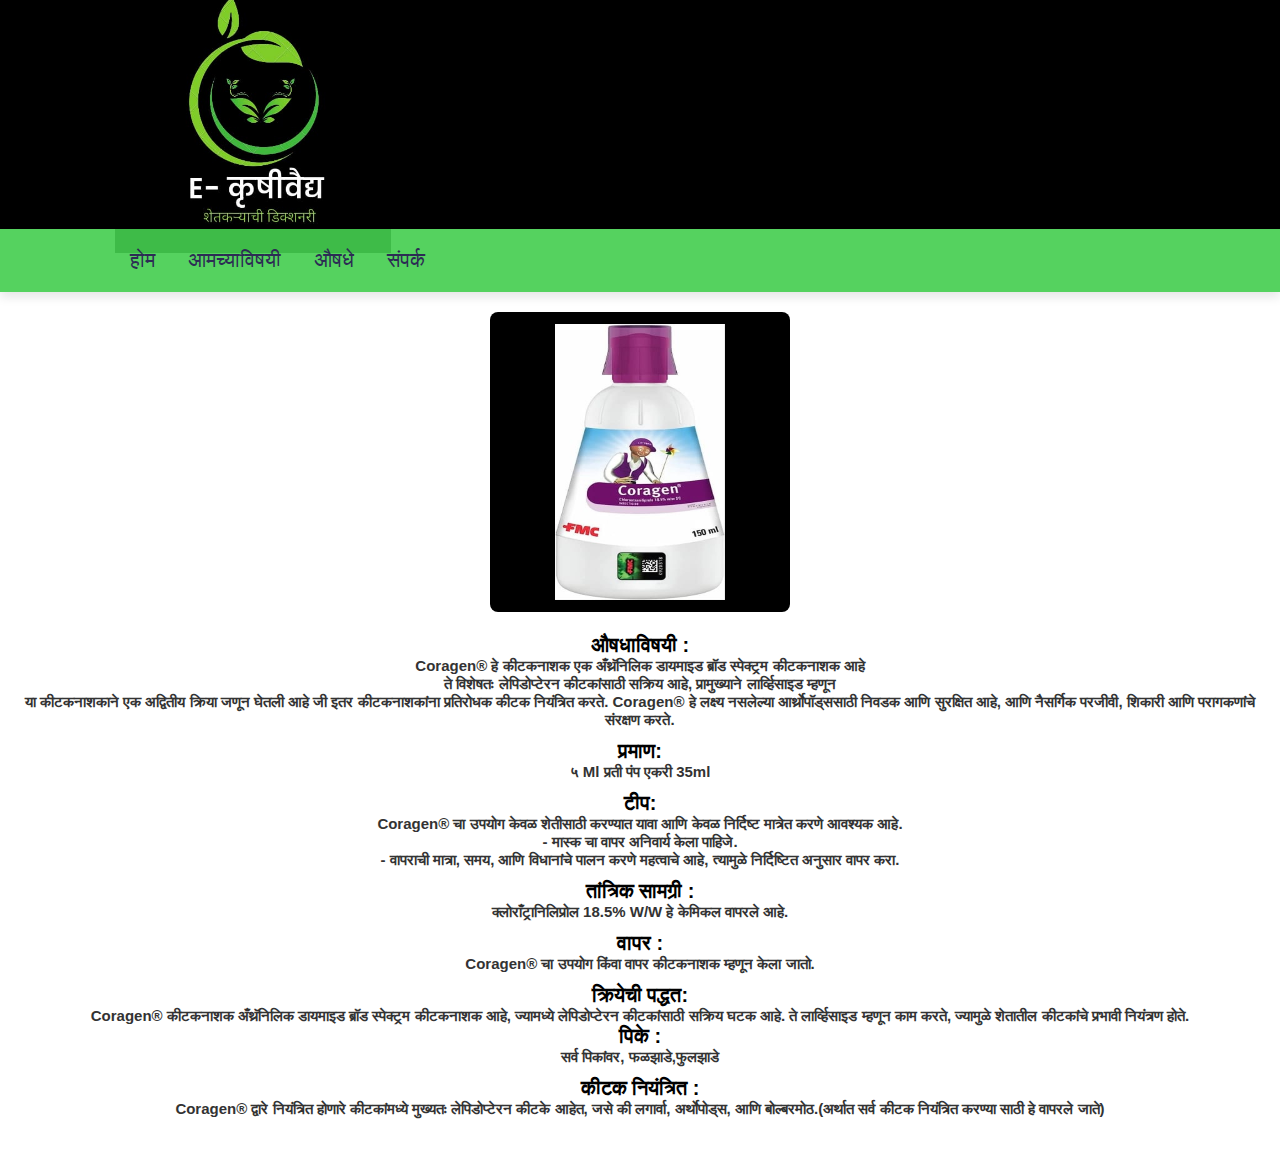
<file: Coragen.html>
<!DOCTYPE html>
<html lang="en">
	    <link rel="stylesheet" href="style.css">


<head>
    <meta charset="UTF-8">
    <meta name="viewport" content="width=device-width, initial-scale=1.0">
    <title>Your Product Page</title>
    <style>
        body {
            font-family: Arial, sans-serif;
            margin: 0;
            padding: 0;
            box-sizing: border-box;
            background-clip: url(images/bgclip.mp4);
        }

       

        .product-image {
            position: relative;
            text-align: center;
            margin-top: 20px;
        }

        .product-image img {
            width: 300px;
            height: 300px;
            border-radius: 8px;
            transition: transform 0.3s;
        }

        .product-image:hover img {
            transform: scale(1.1);
        }

        .product-description {
			border: thick;
			border-radius: 10px;
            text-align: center;
            padding: 20px;
        }
    </style>
</head>

<body>

    <header>

    <div class="header-1">
<img src="images/logo 2.jpg" alt="logo"> 
<!-- <video  autoplay="" controls="" loop="" width="100%" > <source src="images/bg clip.mp4" type="video/play"></video>     -->
    </div>

    <div class="header-2">

        <!-- <div id="menu-bar" class="fas fa-bars"></div> -->

        <nav class="navbar">
            <a href="index.html">होम</a>
            <a href="आमच्याविषयी.html">आमच्याविषयी</a>
            <a href="product.html">औषधे</a>
           
            <a href="contact.html">संपर्क</a>
        </nav>


            

    </div>

</header>

    <div class="product-image">
        <img src="images/coragen.jpg" alt="Product Image" >
    </div>

    <div class="product-description" style="border:#000000">
<h1>औषधाविषयी :</h1>
       <h2><b>Coragen® हे कीटकनाशक एक अँथ्रॅनिलिक डायमाइड ब्रॉड स्पेक्ट्रम कीटकनाशक आहे<br>ते विशेषतः लेपिडोप्टेरन कीटकांसाठी सक्रिय आहे, प्रामुख्याने लार्व्हिसाइड म्हणून<br> या कीटकनाशकाने एक अद्वितीय क्रिया जणून घेतली आहे जी इतर कीटकनाशकांना प्रतिरोधक कीटक नियंत्रित करते. Coragen® हे लक्ष्य नसलेल्या आर्थ्रोपॉड्ससाठी निवडक आणि सुरक्षित आहे, आणि नैसर्गिक परजीवी, शिकारी आणि परागकणांचे संरक्षण करते. </b></h2>
       <br>
<h1>प्रमाण:</h1>
		<h2>५ ml प्रती पंप
            एकरी 35ml</h2>
        <br>
<h1>टीप:</h1>
		<h2>Coragen® चा उपयोग केवळ शेतीसाठी  करण्यात यावा  आणि केवळ निर्दिष्ट मात्रेत करणे आवश्यक आहे. <br>
            - मास्क चा वापर अनिवार्य  केला पाहिजे. <br>
            - वापराची मात्रा, समय, आणि विधानांचे पालन करणे महत्वाचे आहे, त्यामुळे निर्दिष्टित अनुसार वापर करा.</h2>
        <br>
<h1>तांत्रिक सामग्री :</h1>
		<h2> क्लोराँट्रानिलिप्रोल 18.5% w/w हे केमिकल वापरले आहे.</h2>
        <br>
<h1>वापर :</h1>
		<h2>Coragen® चा उपयोग किंवा वापर कीटकनाशक म्हणून केला जातो. </h2>
        <br>

<h1>क्रियेची पद्धत:</h1>
		<h2>Coragen® कीटकनाशक अँथ्रॅनिलिक डायमाइड ब्रॉड स्पेक्ट्रम कीटकनाशक आहे, ज्यामध्ये लेपिडोप्टेरन कीटकांसाठी सक्रिय घटक आहे. ते लार्व्हिसाइड म्हणून काम करते, ज्यामुळे शेतातील कीटकांचे प्रभावी नियंत्रण होते.</h2>

        <h1>पिके :</h1>
		<h2>सर्व पिकांवर, फळझाडे,फुलझाडे </h2>
        <br>
        <h1>कीटक नियंत्रित :</h1>
		<h2>Coragen® द्वारे नियंत्रित होणारे कीटकांमध्ये मुख्यतः लेपिडोप्टेरन कीटके  आहेत, जसे की लगार्वा, अर्थोपोड्स, आणि बोल्बरमोठ.(अर्थात सर्व कीटक नियंत्रित करण्या साठी हे वापरले जाते) </h2>
        <br>        

	</div>

</body>

</html>
</file>
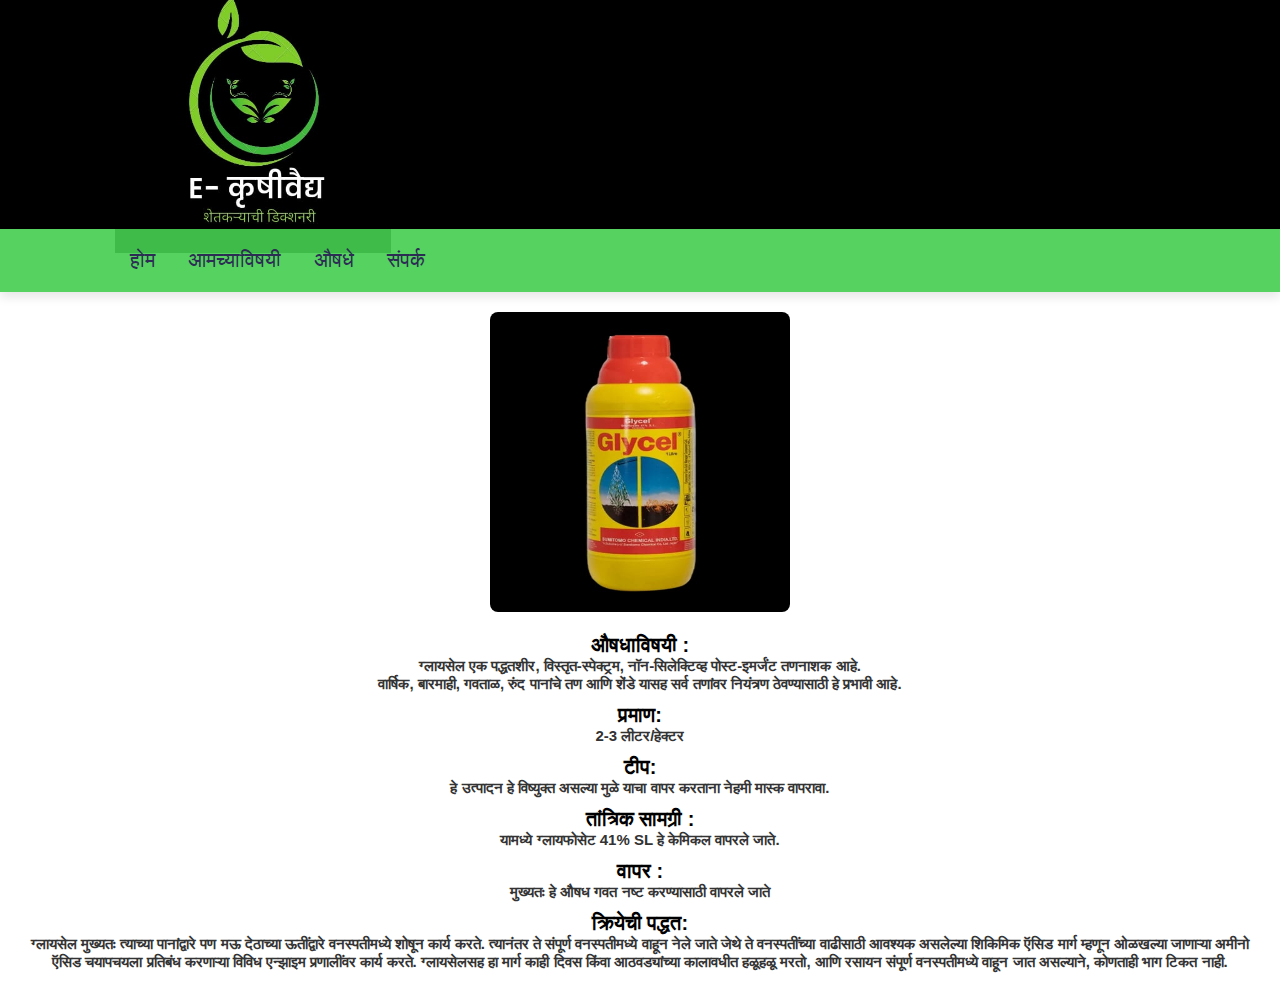
<file: glycell.html>
<!DOCTYPE html>
<html lang="en">
	    <link rel="stylesheet" href="style.css">


<head>
    <meta charset="UTF-8">
    <meta name="viewport" content="width=device-width, initial-scale=1.0">
    <title>Your Product Page</title>
    <style>
        body {
            font-family: Arial, sans-serif;
            margin: 0;
            padding: 0;
            box-sizing: border-box;
            background-clip: url(images/bgclip.mp4);
        }

       

        .product-image {
            position: relative;
            text-align: center;
            margin-top: 20px;
        }

        .product-image img {
            width: 300px;
            height: 300px;
            border-radius: 8px;
            transition: transform 0.3s;
        }

        .product-image:hover img {
            transform: scale(1.1);
        }

        .product-description {
			border: thick;
			border-radius: 10px;
            text-align: center;
            padding: 20px;
        }
    </style>
</head>

<body>

    <header>

    <div class="header-1">
<img src="images/logo 2.jpg" alt="logo"> 
<!-- <video  autoplay="" controls="" loop="" width="100%" > <source src="images/bg clip.mp4" type="video/play"></video>     -->
    </div>

    <div class="header-2">

        <!-- <div id="menu-bar" class="fas fa-bars"></div> -->

        <nav class="navbar">
            <a href="index.html">होम</a>
            <a href="आमच्याविषयी.html">आमच्याविषयी</a>
            <a href="product.html">औषधे</a>
           
            <a href="contact.html">संपर्क</a>
        </nav>


            

    </div>

</header>

    <div class="product-image">
        <img src="images/glycil.jpg" alt="Product Image" >
    </div>

    <div class="product-description" style="border:#000000">
<h1>औषधाविषयी :</h1>
       <h2><b>ग्लायसेल एक पद्धतशीर, विस्तृत-स्पेक्ट्रम, नॉन-सिलेक्टिव्ह पोस्ट-इमर्जंट तणनाशक आहे.<br> वार्षिक, बारमाही, गवताळ, रुंद पानांचे तण आणि शेंडे यासह सर्व तणांवर नियंत्रण ठेवण्यासाठी हे प्रभावी आहे.</b></h2>
       <br>
<h1>प्रमाण:</h1>
		<h2>2-3 लीटर/हेक्टर</h2>
        <br>
<h1>टीप:</h1>
		<h2>हे उत्पादन हे विष्युक्त असल्या मुळे याचा वापर करताना नेहमी मास्क वापरावा.</h2>
        <br>
<h1>तांत्रिक सामग्री :</h1>
		<h2>यामध्ये ग्लायफोसेट 41% SL हे केमिकल वापरले जाते.</h2>
        <br>
<h1>वापर :</h1>
		<h2>मुख्यतः हे औषध गवत नष्ट करण्यासाठी वापरले जाते </h2>
        <br>
<h1>क्रियेची पद्धत:</h1>
		<h2>ग्लायसेल मुख्यतः त्याच्या पानांद्वारे पण मऊ देठाच्या ऊतींद्वारे वनस्पतीमध्ये शोषून कार्य करते. त्यानंतर ते संपूर्ण वनस्पतीमध्ये वाहून नेले जाते जेथे ते वनस्पतींच्या वाढीसाठी आवश्यक असलेल्या शिकिमिक ऍसिड मार्ग म्हणून ओळखल्या जाणार्‍या अमीनो ऍसिड चयापचयला प्रतिबंध करणार्‍या विविध एन्झाइम प्रणालींवर कार्य करते.
ग्लायसेलसह हा मार्ग काही दिवस किंवा आठवड्यांच्या कालावधीत हळूहळू मरतो, आणि रसायन संपूर्ण वनस्पतीमध्ये वाहून जात असल्याने, कोणताही भाग टिकत नाही.</h2>


	</div>

</body>

</html>
</file>
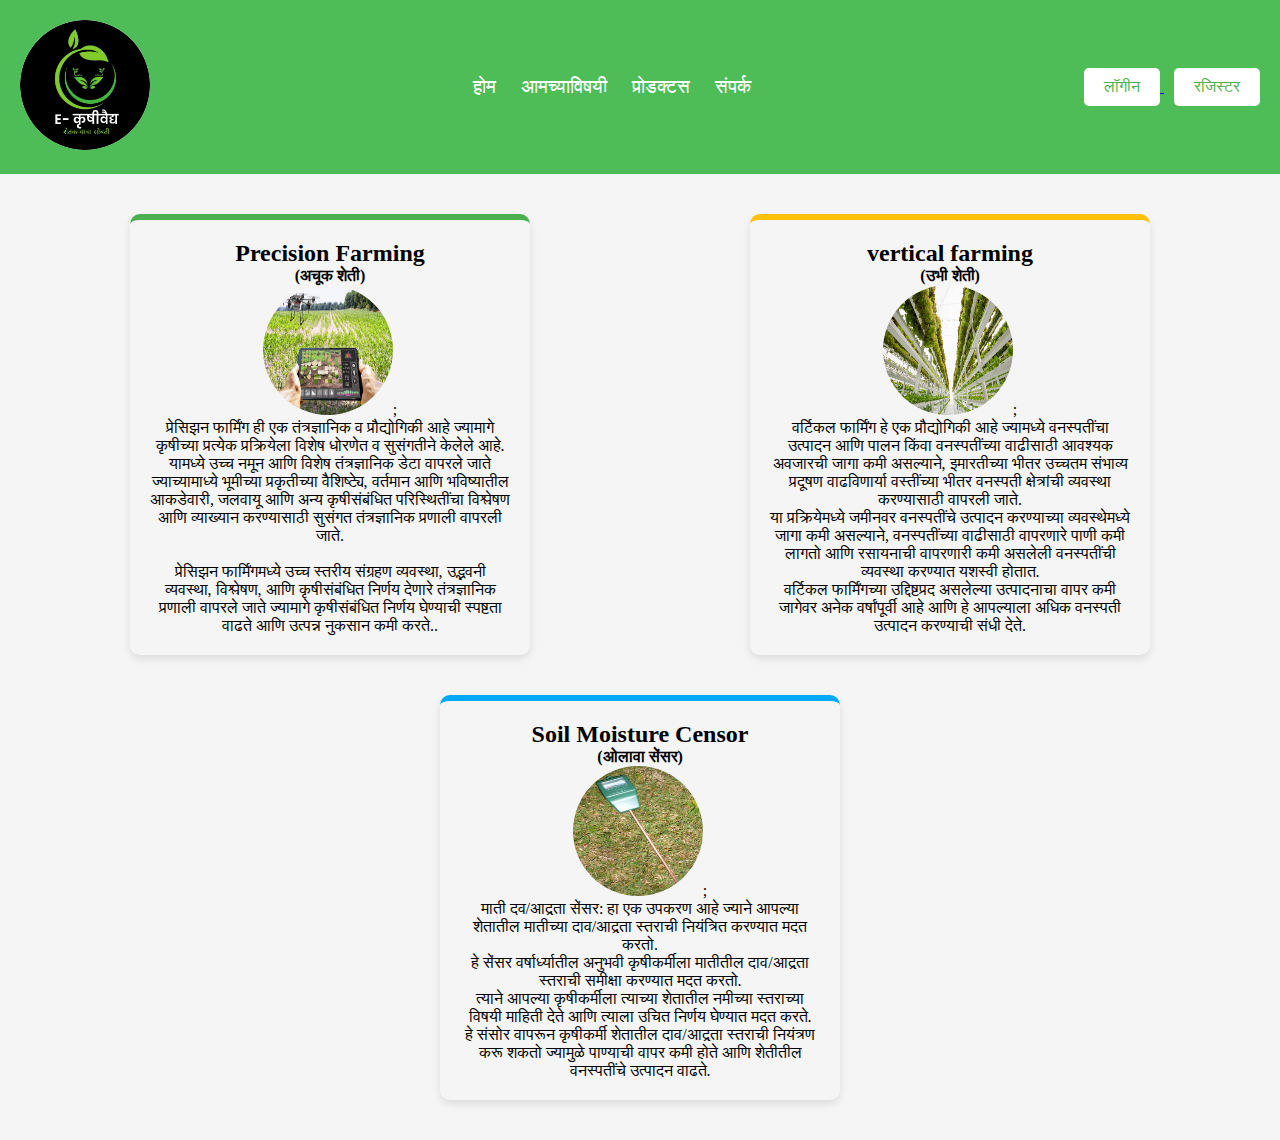
<file: newtech.html>
<!DOCTYPE html>
<html lang="mr">
<head>
    <meta charset="UTF-8">
    <meta name="viewport" content="width=device-width, initial-scale=1">
    <title>आपल्या वेबसाइटचे मुख्यपृष्ठ</title>
    <link rel="stylesheet" href="newtech.css">
</head>
<body>
    <header>
        <div class="logo">
            <img src="images/watermark.jpeg" alt="आपली लोगो">
        </div>
        <nav class="nav">
            <ul>
                <li><a href="index.html">होम</a></li>
                <li><a href="आमच्याविषयी.html">आमच्याविषयी</a></li>
                <li><a href="product.html">प्रोडक्टस</a></li>
                <li><a href="contact.html">संपर्क</a></li>
            </ul>
        </nav>
        <div class="user-actions">
            <a href="login.html">            <button>लॉगीन</button>
            </a>
            <a href="registration.html">            <button>रजिस्टर</button>
            </a>
        </div>
    </header>

    <section class="card-layout">
        <div class="card agriculture">
            <h2>Precision Farming</h2>
            <p><b>(अचूक शेती)</b></p>
            <img src="images/tab.jpg">;
            <p>प्रेसिझन फार्मिंग ही एक तंत्रज्ञानिक व प्रौद्योगिकी आहे ज्यामागे कृषीच्या प्रत्येक प्रक्रियेला विशेष धोरणेत व सुसंगतीने केलेले आहे. <br> 
                यामध्ये उच्च नमून आणि विशेष तंत्रज्ञानिक डेटा वापरले जाते ज्याच्यामाध्ये भूमीच्या प्रकृतीच्या वैशिष्ट्ये, वर्तमान आणि भविष्यातील आकडेवारी, जलवायू आणि अन्य कृषीसंबंधित परिस्थितींचा विश्लेषण आणि व्याख्यान करण्यासाठी सुसंगत तंत्रज्ञानिक प्रणाली वापरली जाते.
                <br><br>
                 प्रेसिझन फार्मिंगमध्ये उच्च स्तरीय संग्रहण व्यवस्था, उद्भवनी व्यवस्था, विश्लेषण, आणि कृषीसंबंधित निर्णय देणारे तंत्रज्ञानिक प्रणाली वापरले जाते ज्यामागे कृषीसंबंधित निर्णय घेण्याची स्पष्टता वाढते आणि उत्पन्न नुकसान कमी करते..</p>

        </div>
        <div class="card conservation">
            <h2>vertical farming</h2>
            <p><b>(उभी शेती)</b></p>
            <img src="images/verical farming.jpg">;

            <p>वर्टिकल फार्मिंग हे एक प्रौद्योगिकी आहे ज्यामध्ये वनस्पतींचा उत्पादन आणि पालन किंवा वनस्पतींच्या वाढीसाठी आवश्यक अवजारची जागा कमी असल्याने, इमारतीच्या भीतर उच्चतम संभाव्य प्रदूषण वाढविणार्या वस्तींच्या भीतर वनस्पती क्षेत्रांची व्यवस्था करण्यासाठी वापरली जाते.
                 <br>
                 या प्रक्रियेमध्ये जमीनवर वनस्पतींचे उत्पादन करण्याच्या व्यवस्थेमध्ये जागा कमी असल्याने, वनस्पतींच्या वाढीसाठी वापरणारे पाणी कमी लागतो आणि रसायनाची वापरणारी कमी असलेली वनस्पतींची व्यवस्था करण्यात यशस्वी होतात.
                 <br>
                 वर्टिकल फार्मिंगच्या उद्दिष्टप्रद असलेल्या उत्पादनाचा वापर कमी जागेवर अनेक वर्षांपूर्वी आहे आणि हे आपल्याला अधिक वनस्पती उत्पादन करण्याची संधी देते.</p>
        </div>
        <div class="card climate">
            <h2>Soil Moisture Censor</h2>
            <p><b>(ओलावा सेंसर)</b> </p>
            <img src="images/Soil_moisture_sensor.jpg">;

            <p>
                माती दव/आद्रता सेंसर: हा एक उपकरण आहे ज्याने आपल्या शेतातील मातीच्या दाव/आद्रता स्तराची नियंत्रित करण्यात मदत करतो. <br>
                 हे सेंसर वर्षार्ध्यातील अनुभवी कृषीकर्मीला मातीतील दाव/आद्रता स्तराची समीक्षा करण्यात मदत करतो. <br>
                 त्याने आपल्या कृषीकर्मीला त्याच्या शेतातील नमीच्या स्तराच्या विषयी माहिती देते आणि त्याला उचित निर्णय घेण्यात मदत करते. <br>
                  हे संसोर वापरून कृषीकर्मी शेतातील दाव/आद्रता स्तराची नियंत्रण करू शकतो ज्यामुळे पाण्याची वापर कमी होते आणि शेतीतील वनस्पतींचे उत्पादन वाढते.

            </p>
        </div>
    </section>
</body>
</html>
</file>
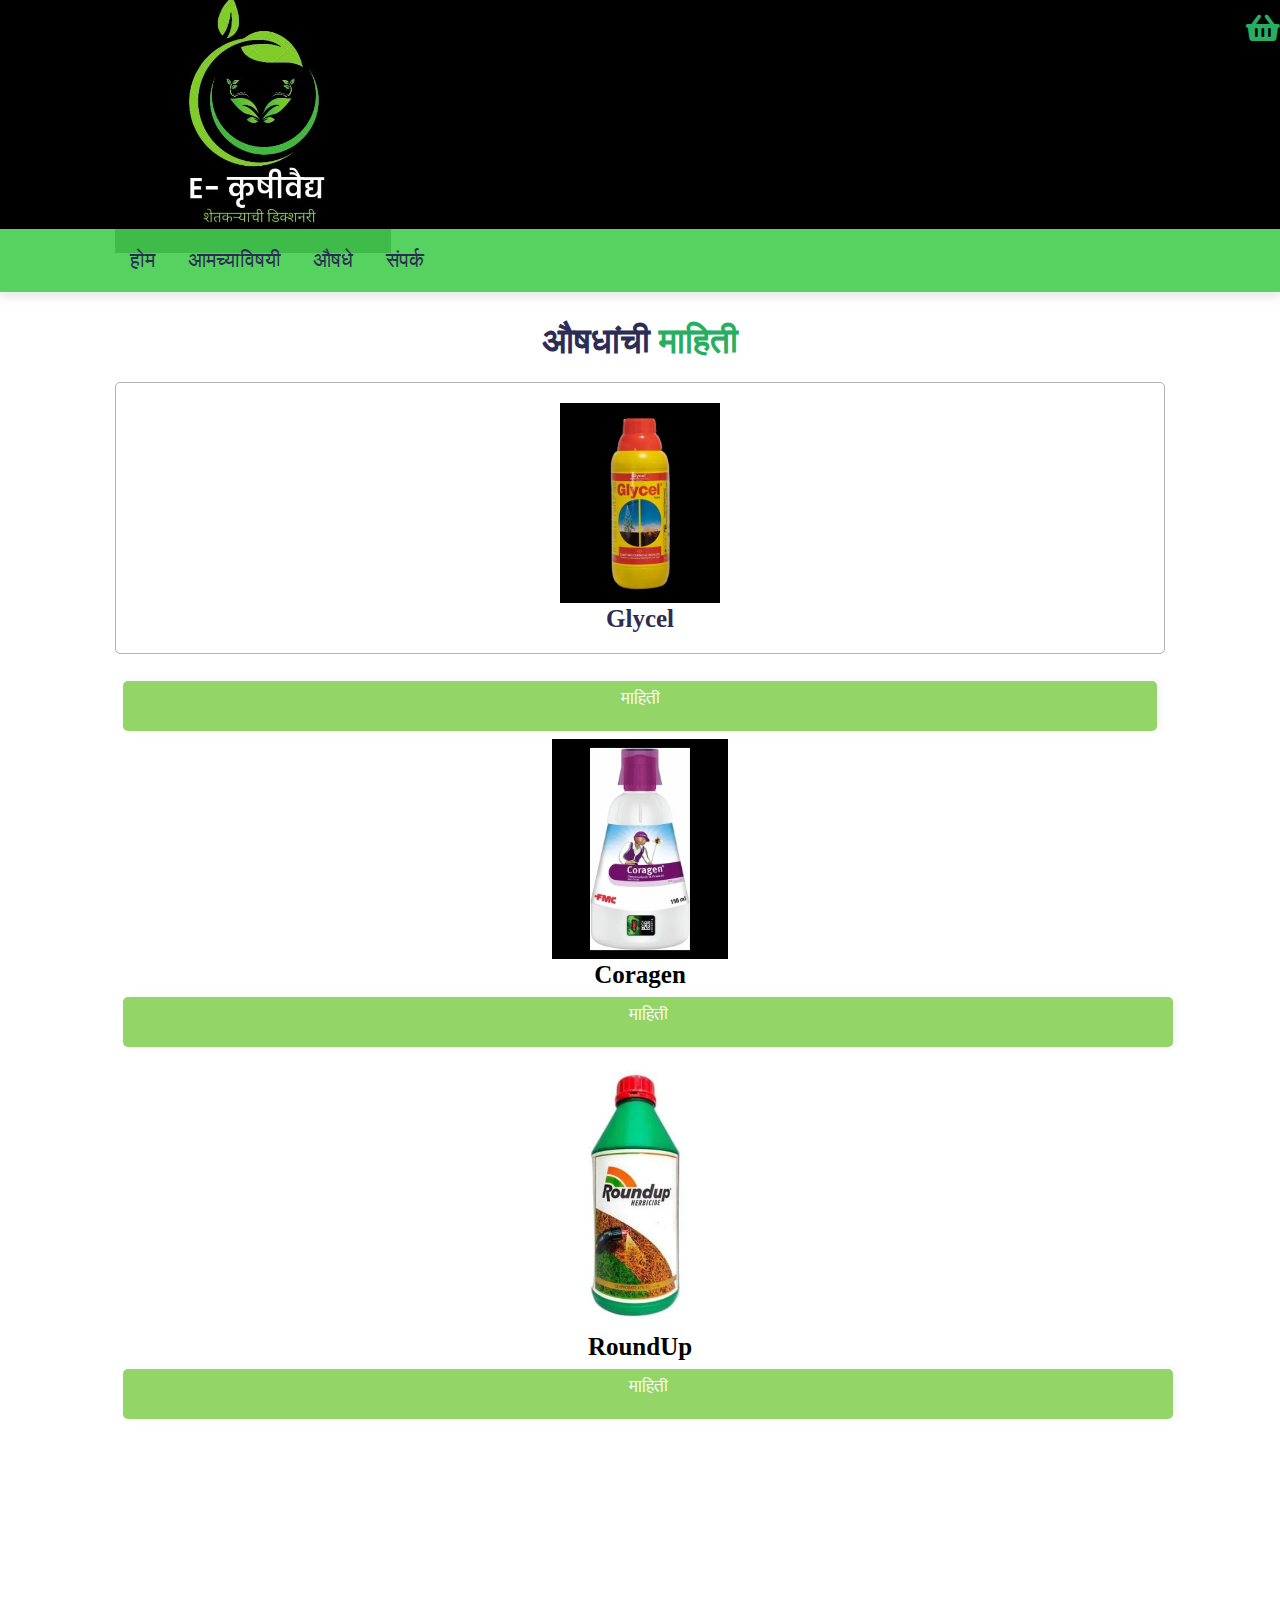
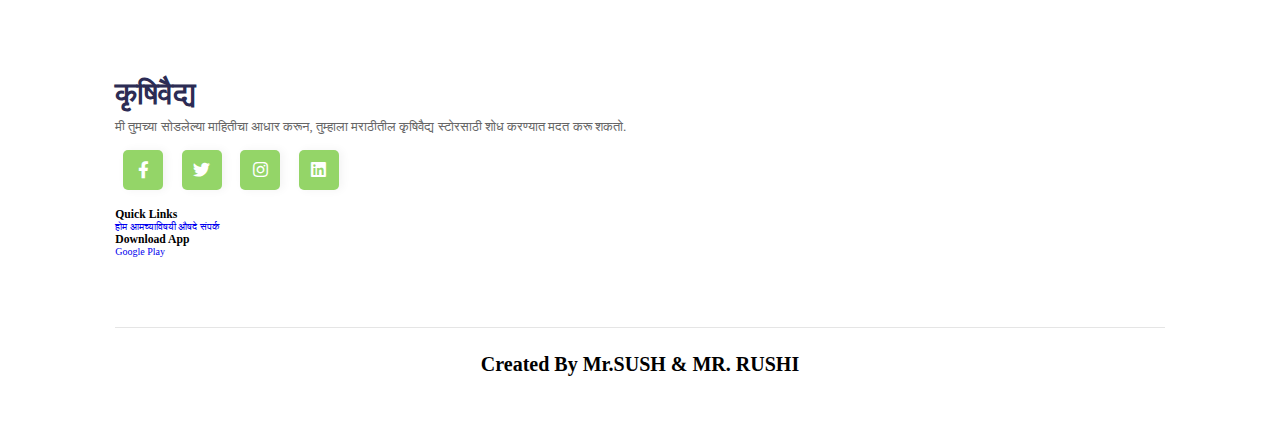
<file: product.html>
<!DOCTYPE html>
<html lang="en">
<head>
    <meta charset="UTF-8">
    <meta name="viewport" content="width=device-width, initial-scale=1.0">
    <title>कृषीवैद्य</title>
    
    <link href='https://unpkg.com/boxicons@2.1.4/css/boxicons.min.css' rel='stylesheet'>
    <!-- font awesome cdn link  -->
    <link rel="stylesheet" href="https://cdnjs.cloudflare.com/ajax/libs/font-awesome/5.15.3/css/all.min.css">

    <!-- custom css file link  -->
    <link rel="stylesheet" href="style.css">
    

</head>
<body >

<!-- header section starts  -->

<header>

    <div class="header-1">
<img src="images/logo 2.jpg" alt="logo"> 
<!-- <video  autoplay="" controls="" loop="" width="100%" > <source src="images/bg clip.mp4" type="video/play"></video>     -->
    </div>

    <div class="header-2">

        <!-- <div id="menu-bar" class="fas fa-bars"></div> -->

        <nav class="navbar">
            <a href="index.html">होम</a>
            <a href="आमच्याविषयी.html">आमच्याविषयी</a>
            <a href="product.html">औषधे</a>
           
            <a href="contact.html">संपर्क</a>
        </nav>


            

    </div>

</header>

<!-- header section ends -->

<!-- home section starts  -->

<!-- <section class="home" id="home">
    <div class="container">
        <div class="from-box">
            <form action="" name="Formfill" onsubmit="return validation()">
                <h2>Register</h2>
                <p id="result">Head</p>
                <div class="input-box">
                    <i class='bx bxs-user-circle bx-tada'></i>
                    <input type="text" name="Username" placeholder="Username">
                </div>
                <div class="input-box">
                    
                    <input type="text" name="Email" placeholder="Email">
                    <i class='bx bx-envelope bx-flip-vertical bx-tada' ></i>
                </div>
                <div class="input-box">
                    <i class='bx bxs-lock-alt bx-tada' ></i>
                    <input type="text" name="Password" placeholder="Password">
                </div>
                <div class="input-box">
                    <i class='bx bxs-lock-alt bx-tada' ></i>
                    <input type="text" name="cPassword" placeholder="Confirm Password">
                </div>
                <div class="button" >
                    <input type="Submit" class="btn" value="Register">
                </div>
                <div class="group">
                    <span><a href="#">Forget Password</a></span>
                    <span><a href="#">Login</a></span>
                </div>
            </form>
        </div>
    </div>
   

</section> -->

<!-- home section ends -->

<!-- banner section starts  -->

<!-- <section class="banner-container">

    <div class="banner">
        <img src="images/banner-2.jpg" alt="">
        <div class="content">
          <h3>special offer</h3>
            <p></p>
            <a href="#" class="btn">check out</a>
        </div>
    </div>

    <div class="banner">
        <img src="images/newsletter-bg.jpg" alt="" height="225">
        <div class="content">
          <h3>limited offer</h3>
           
            <a href="#" class="btn">check out</a>
        </div>
    </div>

</section> -->

<!-- banner section ends -->

<!-- category section starts  -->

<!-- <section class="आमच्याविषयी" id="आमच्याविषयी">

    <h1 class="heading"> <span>आमच्याविषयी</span></h1>

    <div class="box-container"> -->
<!-- 
        <div class="box">
            <h3>vegitables</h3>
           
            <img src="images/category-1.png" alt="">
            <a href="#" class="btn">shop now</a>
        </div>
        <div class="box">
            <h3>juice</h3>
           
            <img src="images/category-2.png" alt="">
            <a href="#" class="btn">shop now</a>
        </div>
        <div class="box">
            <h3>meat</h3>
            
            <img src="images/category-3.png" alt="">
            <a href="#" class="btn">shop now</a>
        </div>
        <div class="box">
            <h3>fruits</h3>
          
            <img src="images/category-4.png" alt="">
            <a href="#" class="btn">shop now</a>
        </div> -->
       
        <!-- <p style="height: 50px;">प्रकल्पाचे नाव : "कृषीवैद्य"</p>
        <p >योजनेचे उद्दिष्ट :</p>
        <p><h1>"कृषीवैद्य" हा प्लॅटफॉर्म शेतकऱ्यांना शेतीसाठी उपयुक्त औषधांची माहिती प्रदान करण्याच्या उद्देशाने बनवला आहे .
            एक स्कॅन केलेला QR कोड आपल्या वेबसाईट वर नेविगेट करून शेतकरी मित्रांना उपयुक्त औषधांची विविध माहिती प्राप्त करून देईल.</h1></p>
            <p>वेबसाईट ची परियोजना :</p>
            <p><h1> १.QR कोड स्कॅनिंग शेतकऱ्यांना उपयुक्त औषधांची माहिती सुरक्षितपणे मिळवण्यासाठी QR असलेले प्रॉडक्टस बनवले जातील.</h1></p>
            <p><h1>२.औषधांची विविध माहिती प्रत्येक औषधांची विशिष्टता,वापर आणि उपयोगाची माहिती विस्तारपूर्वक उपलब्ध केली जाईल.</h1></p>
            <p><h1>३.E-कृषीवैद्य नावाची वेबसाईट विकसित केली जाईल ज्यामुळे शेतकरी मित्रांना आसानीने औषधांची माहिती मिळेल.</h1></p>
            <p><h1>४. याच प्लॅटफॉर्म वर एक ऑनलाईन खरेदी विक्री प्लॅटफॉर्म तयार केले जाईल ज्यामुळे शेतकरी मित्रांना ऑनलाईन खरेदी साठी अनुकूल वातावरण तयार होईल </h1></p>
            <p><h1>"E- कृषीवैद्य" ही योजना शेतकऱ्यांना एक नवीन आणि सुरक्षित प्लॅटफॉर्म प्रदान करणार आहे ,ज्यामुळे त्यांना शेतीसाठी उपयुक्त ,सहज, सटीक आणि संपूर्ण माहिती मिळेल.</h1></p>
          

    </div>

</section> -->

<!-- category section ends -->

<!-- product section starts  -->

<section class="product" id="product">

    <h1 class="heading"> औषधांची <span>माहिती</span></h1>

    <div class="box-container">

        <div class="box">
          
           
            <img src="images/glycil.jpg" alt="" href="">
            <h3>Glycel</h3>
            
            <!-- <div class="price"> ₹50 <span> ₹60 </span> </div>
            <div class="quantity">
                <span>quantity : </span>
                <input type="number" min="1" max="1000" value="1">
                <span> /doz. </span> -->
            </div>
            <a href="glycell.html" class="btn">माहिती</a>
        </div>

        <div class="box">
           
           
          <center> <img src="images/coragen.jpg" alt="" style="height: 220px;"></center> 
            <center><h3 style="font-size: 2.5rem;">Coragen</h3></center>
            
            <!-- <div class="price">₹40 <span> ₹50 </span> </div>
            <div class="quantity">
                <span>quantity : </span>
                <input type="number" min="1" max="1000" value="1">
                <span> /kg </span> -->
            </div>
            <a href="Coragen.html" class="btn">माहिती</a>
        </div>

        <div class="box">
            
            
          <center> <img src="images/round up.jpg" alt=""></center> 
           <center> <h3 style="font-size: 2.5rem;" >RoundUp</h3></center>
            
            <!-- <div class="price"> ₹110 <span> ₹130 </span> </div>
            <div class="quantity">
                <span>quantity : </span>
                <input type="number" min="1" max="1000" value="1">
                <span> /kg </span> -->
            </div>
            <a href="Roundup.html" class="btn">माहिती  </a>
        </div>
<!-- 
        <div class="box">
           
            
            <img src="images/product-4.png" alt="">
            <h3>natural milk</h3>
            
            <div class="price">₹50 <span> ₹60</span> </div>
            <div class="quantity">
                <span>quantity : </span>
                <input type="number" min="1" max="1000" value="1">
                <span> /Ltr. </span>
            </div>
            <a href="#" class="btn">add to cart</a>
        </div> -->

        <!-- <div class="box">
           
           
            <img src="images/product-5.png" alt="">
            <h3>organic grapes</h3>
            
            <div class="price"> ₹60 <span> ₹80 </span> </div>
            <div class="quantity">
                <span>quantity : </span>
                <input type="number" min="1" max="1000" value="1">
                <span> /kg </span>
            </div>
            <a href="#" class="btn">add to cart</a>
        </div> -->

        <!-- <div class="box">
           
            <img src="images/product-6.png" alt="">
            <h3>natural almonts</h3>
            
            <div class="price">₹850 <span> ₹909</span> </div>
            <div class="quantity">
                <span>quantity : </span>
                <input type="number" min="1" max="1000" value="1">
                <span> /kg </span>
            </div>
            <a href="#" class="btn">add to cart</a>
        </div>

        <div class="box">
           
            
            <img src="images/product-7.png" alt="">
            <h3>organic apple</h3>
            
            <div class="price"> ₹100 <span>₹120 </span> </div>
            <div class="quantity">
                <span>quantity : </span>
                <input type="number" min="1" max="1000" value="1">
                <span> /kg </span>
            </div>
            <a href="#" class="btn">add to cart</a>
        </div>

        <div class="box">
          
            
            <img src="images/product-8.png" alt="">
            <h3>natural butter</h3>
            
            <div class="price">₹300<span> ₹350 </span> </div>
            <div class="quantity">
                <span>quantity : </span>
                <input type="number" min="1" max="1000" value="1">
                <span> /kg </span>
            </div>
            <a href="#" class="btn">add to cart</a>
        </div>

        <div class="box">
      
           
            <img src="images/product-9.png" alt="">
            <h3>organic carrot</h3>
            
            <div class="price"> ₹67<span> ₹ 108</span> </div>
            <div class="quantity">
                <span>quantity : </span>
                <input type="number" min="1" max="1000" value="1">
                <span> /kg </span>
            </div>
            <a href="#" class="btn">add to cart</a>
        </div> -->

    </div> 

</section>

<!-- product section ends -->



<!-- contact section starts  -->

<!-- <section class="contact" id="contact">

    <h1 class="heading"> <span>contact</span> us </h1>

    <form action="">

        <div class="inputBox">
            <input type="text" placeholder="name">
            <input type="email" placeholder="email">
        </div>

        <div class="inputBox">
            <input type="integer" placeholder="Mobile.No" \>
            <input type="text" placeholder="subject">
        </div>

        <textarea placeholder="message" name="" id="" cols="30" rows="10"></textarea>

        <input type="submit" value="send message" class="btn">

    </form>

</section> -->

<!-- contact section ends -->

<!-- newsletter section starts  -->

<!-- <section class="newsletter">

    <h3>subscribe us for latest updates</h3>

    <form action="">
        <input class="box" type="email" placeholder="enter your email">
        <input type="submit" value="subscribe" class="btn" >
    </form>

</section> -->

<!-- newsletter section ends -->

<!-- footer section starts  -->

<section class="footer">

    <div class="box-container">

        <div class="box">
            <a href="#" class="logo"><i class="fas fa-shopping-basket"></i>कृषिवैद्य</a>
            <p>मी तुमच्या सोडलेल्या माहितीचा आधार करून, तुम्हाला मराठीतील कृषिवैद्य स्टोरसाठी शोध करण्यात मदत करू शकतो.</p>
            <div class="share">
                <a href="#" class="btn fab fa-facebook-f"></a>
                <a href="#" class="btn fab fa-twitter"></a>
                <a href="#" class="btn fab fa-instagram"></a>
                <a href="#" class="btn fab fa-linkedin"></a>
            </div>
        </div>
<!--         
        <div class="box">
            <h3>our location</h3>
            <div class="links">
                <a href="#">सातारा</a>
                <a href="#">जावळी</a>
                <a href="#">वाई</a>
                <a href="#">कोरेगाव</a>
                <a href="#">महाबळेश्वर</a>
            </div> -->
        </div>

        <div class="box">
            <h3>quick links</h3>
            <div class="links">
                <a href="index.html">होम</a>
                <a href="आमच्याविषयी.html">आमच्याविषयी</a>
                <a href="product.html">औषदे</a>
                <a href="contact.html">संपर्क</a>
            </div>
        </div>

        <div class="box">
            <h3>download app</h3>
            <div class="links">
                <a href="#">google play</a>
                <a href="#"></a>
                <a href="#"></a>
            </div>
        </div>

    </div>

    <h1 class="credit"> created by Mr.SUSH &amp; MR. RUSHI</h1>

</section>

<!-- footer section ends -->


<!-- custom js file link  -->
<script src="script.js"></script>
    
</body>
</html>
</file>
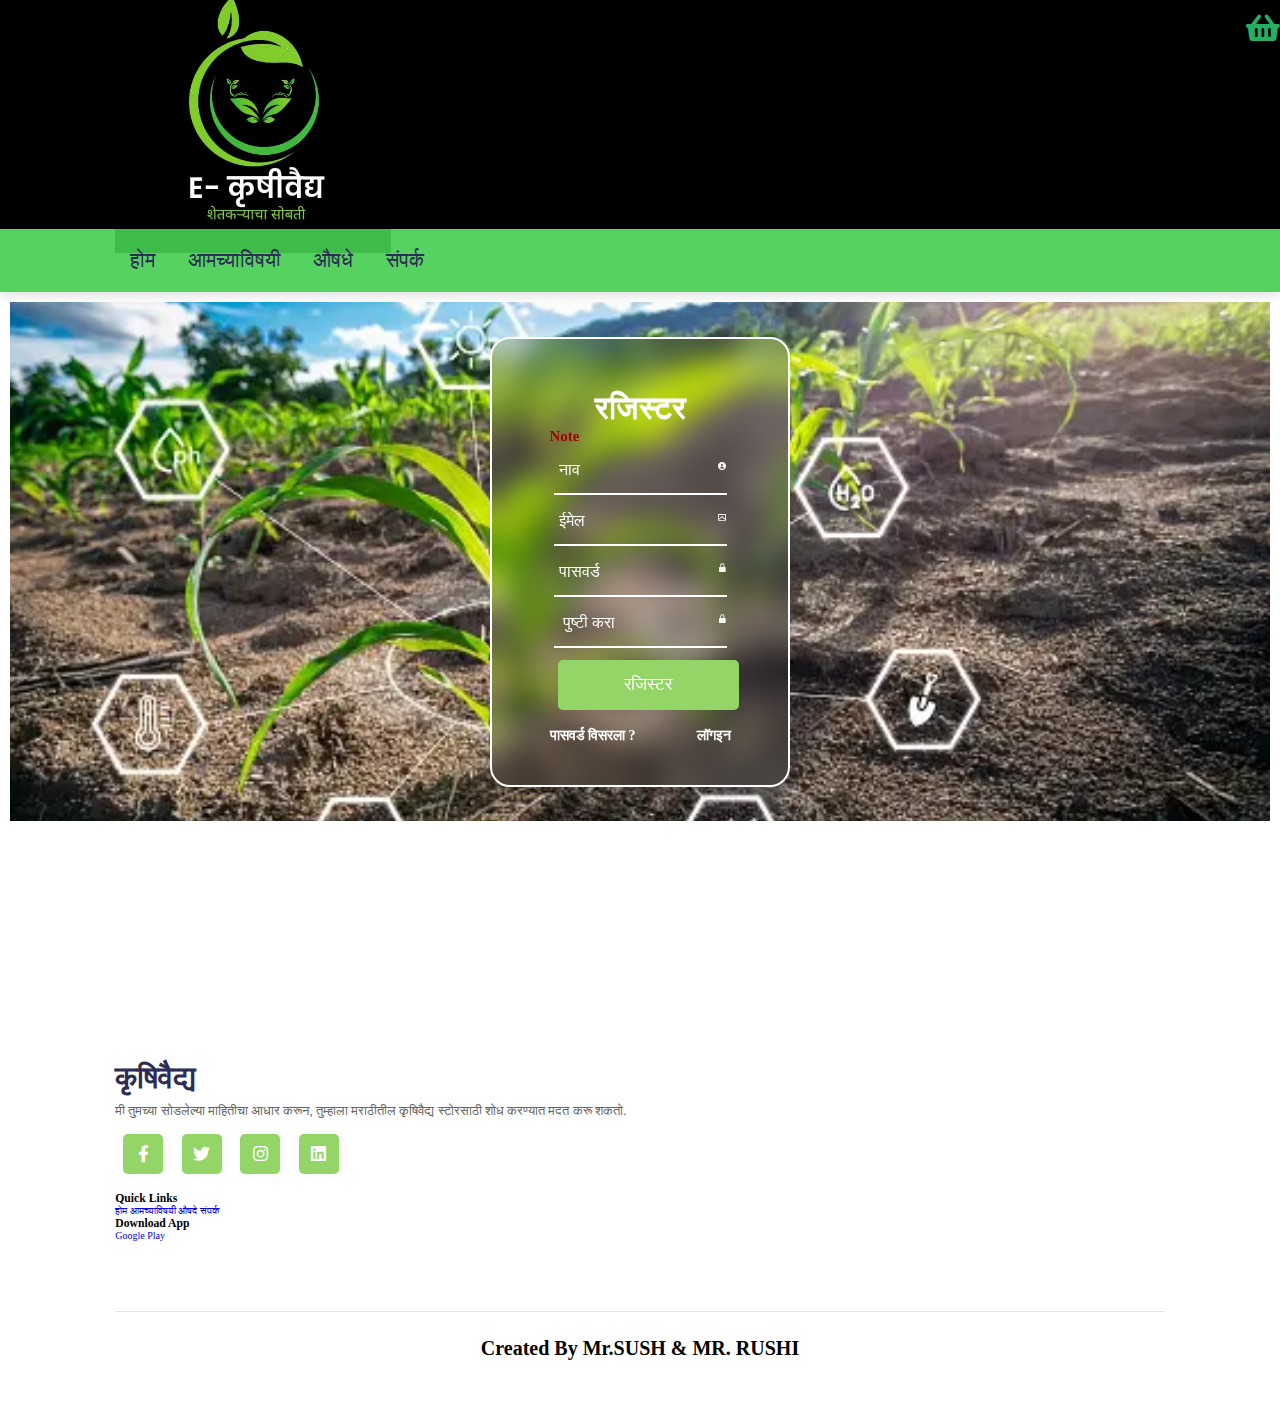
<file: registration.html>
<!DOCTYPE html>
<html lang="en">
<head>
    <meta charset="UTF-8">
    <meta name="viewport" content="width=device-width, initial-scale=1.0">
    <title>कृषीवैद्य</title>
    
    <link href='https://unpkg.com/boxicons@2.1.4/css/boxicons.min.css' rel='stylesheet'>
    <!-- font awesome cdn link  -->
    <link rel="stylesheet" href="https://cdnjs.cloudflare.com/ajax/libs/font-awesome/5.15.3/css/all.min.css">

    <!-- custom css file link  -->
    <link rel="stylesheet" href="style.css">
    

</head>
<body >

<!-- header section starts  -->

<header>

    <div class="header-1">
        
<img src="images/logo2.jpg" alt="logo"> 

<!-- <video  autoplay="" controls="" loop="" width="100%" > <source src="images/bg clip.mp4" type="video/play"></video>     -->
    </div>

    <div class="header-2">

        <!-- <div id="menu-bar" class="fas fa-bars"></div> -->

        <nav class="navbar">
            <a href="index.html">होम</a>
            <a href="आमच्याविषयी.html">आमच्याविषयी</a>
            <a href="product.html">औषधे</a>
           
            <a href="contact.html">संपर्क</a>
        </nav>


            

    </div>

</header>

<!-- header section ends -->

<!-- home section starts  -->

<section class="home" id="home">
    <div class="container">
        <div class="from-box">
            <form action="" name="Formfill" onsubmit="return validation()">
                <h2>रजिस्टर</h2>
                <p id="result">Note</p>
                <div class="input-box">
                    <i class='bx bxs-user-circle bx-tada'></i>
                    <input type="text" name="नाव" placeholder="नाव">
                </div>
                <div class="input-box">
                    
                    <input type="text" name="ईमेल" placeholder="ईमेल">
                    <i class='bx bx-envelope bx-flip-vertical bx-tada' ></i>
                </div>
                <div class="input-box">
                    <i class='bx bxs-lock-alt bx-tada' ></i>
                    <input type="text" name="पासवर्ड" placeholder="पासवर्ड">
                </div>
                <div class="input-box">
                    <i class='bx bxs-lock-alt bx-tada' ></i>
                    <input type="text" name="पुष्टी करा" placeholder=" पुष्टी करा">
                </div>
                <div class="button" >
                    <input type="Submit" class="btn" value="रजिस्टर">
                </div>
                <div class="group">
                    <span><a href="resetpass.html">पासवर्ड विसरला ?</a></span>
                    <span><a href="login.html">लॉगइन</a></span>
                </div>
            </form>
        </div>
    </div>
   

</section>

<!-- home section ends -->

<!-- banner section starts  -->

<!-- <section class="banner-container">

    <div class="banner">
        <img src="images/banner-2.jpg" alt="">
        <div class="content">
          <h3>special offer</h3>
            <p></p>
            <a href="#" class="btn">check out</a>
        </div>
    </div>

    <div class="banner">
        <img src="images/newsletter-bg.jpg" alt="" height="225">
        <div class="content">
          <h3>limited offer</h3>
           
            <a href="#" class="btn">check out</a>
        </div>
    </div>

</section> -->

<!-- banner section ends -->

<!-- category section starts  -->

<!-- <section class="आमच्याविषयी" id="आमच्याविषयी">

    <h1 class="heading"> <span>आमच्याविषयी</span></h1>

    <div class="box-container"> -->
<!-- 
        <div class="box">
            <h3>vegitables</h3>
           
            <img src="images/category-1.png" alt="">
            <a href="#" class="btn">shop now</a>
        </div>
        <div class="box">
            <h3>juice</h3>
           
            <img src="images/category-2.png" alt="">
            <a href="#" class="btn">shop now</a>
        </div>
        <div class="box">
            <h3>meat</h3>
            
            <img src="images/category-3.png" alt="">
            <a href="#" class="btn">shop now</a>
        </div>
        <div class="box">
            <h3>fruits</h3>
          
            <img src="images/category-4.png" alt="">
            <a href="#" class="btn">shop now</a>
        </div> -->
       
        <!-- <p style="height: 50px;">प्रकल्पाचे नाव : "कृषीवैद्य"</p>
        <p >योजनेचे उद्दिष्ट :</p>
        <p><h1>"कृषीवैद्य" हा प्लॅटफॉर्म शेतकऱ्यांना शेतीसाठी उपयुक्त औषधांची माहिती प्रदान करण्याच्या उद्देशाने बनवला आहे .
            एक स्कॅन केलेला QR कोड आपल्या वेबसाईट वर नेविगेट करून शेतकरी मित्रांना उपयुक्त औषधांची विविध माहिती प्राप्त करून देईल.</h1></p>
            <p>वेबसाईट ची परियोजना :</p>
            <p><h1> १.QR कोड स्कॅनिंग शेतकऱ्यांना उपयुक्त औषधांची माहिती सुरक्षितपणे मिळवण्यासाठी QR असलेले प्रॉडक्टस बनवले जातील.</h1></p>
            <p><h1>२.औषधांची विविध माहिती प्रत्येक औषधांची विशिष्टता,वापर आणि उपयोगाची माहिती विस्तारपूर्वक उपलब्ध केली जाईल.</h1></p>
            <p><h1>३.E-कृषीवैद्य नावाची वेबसाईट विकसित केली जाईल ज्यामुळे शेतकरी मित्रांना आसानीने औषधांची माहिती मिळेल.</h1></p>
            <p><h1>४. याच प्लॅटफॉर्म वर एक ऑनलाईन खरेदी विक्री प्लॅटफॉर्म तयार केले जाईल ज्यामुळे शेतकरी मित्रांना ऑनलाईन खरेदी साठी अनुकूल वातावरण तयार होईल </h1></p>
            <p><h1>"E- कृषीवैद्य" ही योजना शेतकऱ्यांना एक नवीन आणि सुरक्षित प्लॅटफॉर्म प्रदान करणार आहे ,ज्यामुळे त्यांना शेतीसाठी उपयुक्त ,सहज, सटीक आणि संपूर्ण माहिती मिळेल.</h1></p>
          

    </div>

</section> -->

<!-- category section ends -->

<!-- product section starts  -->

<!-- <section class="product" id="product">

    <h1 class="heading">latest <span>products</span></h1>

    <div class="box-container">

        <div class="box">
          
           
            <img src="images/product-1.png" alt="" href="">
            <h3>organic banana</h3>
            
            <div class="price"> ₹50 <span> ₹60 </span> </div>
            <div class="quantity">
                <span>quantity : </span>
                <input type="number" min="1" max="1000" value="1">
                <span> /doz. </span>
            </div>
            <a onclick href="glycel.html" class="btn">add to cart</a>
        </div>

        <div class="box">
           
           
            <img src="images/product-2.png" alt="">
            <h3>organic tomato</h3>
            
            <div class="price">₹40 <span> ₹50 </span> </div>
            <div class="quantity">
                <span>quantity : </span>
                <input type="number" min="1" max="1000" value="1">
                <span> /kg </span>
            </div>
            <a href="#" class="btn">add to cart</a>
        </div>

        <div class="box">
            
            
            <img src="images/product-3.png" alt="">
            <h3>organic orange</h3>
            
            <div class="price"> ₹110 <span> ₹130 </span> </div>
            <div class="quantity">
                <span>quantity : </span>
                <input type="number" min="1" max="1000" value="1">
                <span> /kg </span>
            </div>
            <a href="#" class="btn">add to cart</a>
        </div>

        <div class="box">
           
            
            <img src="images/product-4.png" alt="">
            <h3>natural milk</h3>
            
            <div class="price">₹50 <span> ₹60</span> </div>
            <div class="quantity">
                <span>quantity : </span>
                <input type="number" min="1" max="1000" value="1">
                <span> /Ltr. </span>
            </div>
            <a href="#" class="btn">add to cart</a>
        </div>

        <div class="box">
           
            
            <img src="images/product-5.png" alt="">
            <h3>organic grapes</h3>
            
            <div class="price"> ₹60 <span> ₹80 </span> </div>
            <div class="quantity">
                <span>quantity : </span>
                <input type="number" min="1" max="1000" value="1">
                <span> /kg </span>
            </div>
            <a href="#" class="btn">add to cart</a>
        </div>

        <div class="box">
           
            <img src="images/product-6.png" alt="">
            <h3>natural almonts</h3>
            
            <div class="price">₹850 <span> ₹909</span> </div>
            <div class="quantity">
                <span>quantity : </span>
                <input type="number" min="1" max="1000" value="1">
                <span> /kg </span>
            </div>
            <a href="#" class="btn">add to cart</a>
        </div>

        <div class="box">
           
            
            <img src="images/product-7.png" alt="">
            <h3>organic apple</h3>
            
            <div class="price"> ₹100 <span>₹120 </span> </div>
            <div class="quantity">
                <span>quantity : </span>
                <input type="number" min="1" max="1000" value="1">
                <span> /kg </span>
            </div>
            <a href="#" class="btn">add to cart</a>
        </div>

        <div class="box">
          
            
            <img src="images/product-8.png" alt="">
            <h3>natural butter</h3>
            
            <div class="price">₹300<span> ₹350 </span> </div>
            <div class="quantity">
                <span>quantity : </span>
                <input type="number" min="1" max="1000" value="1">
                <span> /kg </span>
            </div>
            <a href="#" class="btn">add to cart</a>
        </div>

        <div class="box">
      
           
            <img src="images/product-9.png" alt="">
            <h3>organic carrot</h3>
            
            <div class="price"> ₹67<span> ₹ 108</span> </div>
            <div class="quantity">
                <span>quantity : </span>
                <input type="number" min="1" max="1000" value="1">
                <span> /kg </span>
            </div>
            <a href="#" class="btn">add to cart</a>
        </div>

    </div>

</section> -->

<!-- product section ends -->



<!-- contact section starts  -->

<!-- <section class="contact" id="contact">

    <h1 class="heading"> <span>contact</span> us </h1>

    <form action="">

        <div class="inputBox">
            <input type="text" placeholder="name">
            <input type="email" placeholder="email">
        </div>

        <div class="inputBox">
            <input type="integer" placeholder="Mobile.No" \>
            <input type="text" placeholder="subject">
        </div>

        <textarea placeholder="message" name="" id="" cols="30" rows="10"></textarea>

        <input type="submit" value="send message" class="btn">

    </form>

</section> -->

<!-- contact section ends -->

<!-- newsletter section starts  -->

<!-- <section class="newsletter">

    <h3>subscribe us for latest updates</h3>

    <form action="">
        <input class="box" type="email" placeholder="enter your email">
        <input type="submit" value="subscribe" class="btn" >
    </form>

</section> -->

<!-- newsletter section ends -->

<!-- footer section starts  -->

<section class="footer">

    <div class="box-container">

        <div class="box">
            <a href="#" class="logo"><i class="fas fa-shopping-basket"></i>कृषिवैद्य</a>
            <p>मी तुमच्या सोडलेल्या माहितीचा आधार करून, तुम्हाला मराठीतील कृषिवैद्य स्टोरसाठी शोध करण्यात मदत करू शकतो.</p>
            <div class="share">
                <a href="#" class="btn fab fa-facebook-f"></a>
                <a href="#" class="btn fab fa-twitter"></a>
                <a href="#" class="btn fab fa-instagram"></a>
                <a href="#" class="btn fab fa-linkedin"></a>
            </div>
        </div>
        
        <!-- <div class="box">
            <h3>our location</h3>
            <div class="links">
                <a href="#">सातारा</a>
                <a href="#">जावळी</a>
                <a href="#">वाई</a>
                <a href="#">कोरेगाव</a>
                <a href="#">महाबळेश्वर</a>
            </div> -->
        </div>

        <div class="box">
            <h3>quick links</h3>
            <div class="links">
                <a href="index.html">होम</a>
                <a href="आमच्याविषयी.html">आमच्याविषयी</a>
                <a href="product.html">औषदे</a>
                <a href="contact.html">संपर्क</a>
            </div>
        </div>

        <div class="box">
            <h3>download app</h3>
            <div class="links">
                <a href="#">google play</a>
                <a href="#"></a>
                <a href="#"></a>
            </div>
        </div>

    </div>

    <h1 class="credit"> created by Mr.SUSH &amp; MR. RUSHI</h1>

</section>

<!-- footer section ends -->


<!-- custom js file link  -->
<script src="script.js"></script>
    
</body>
</html>
</file>
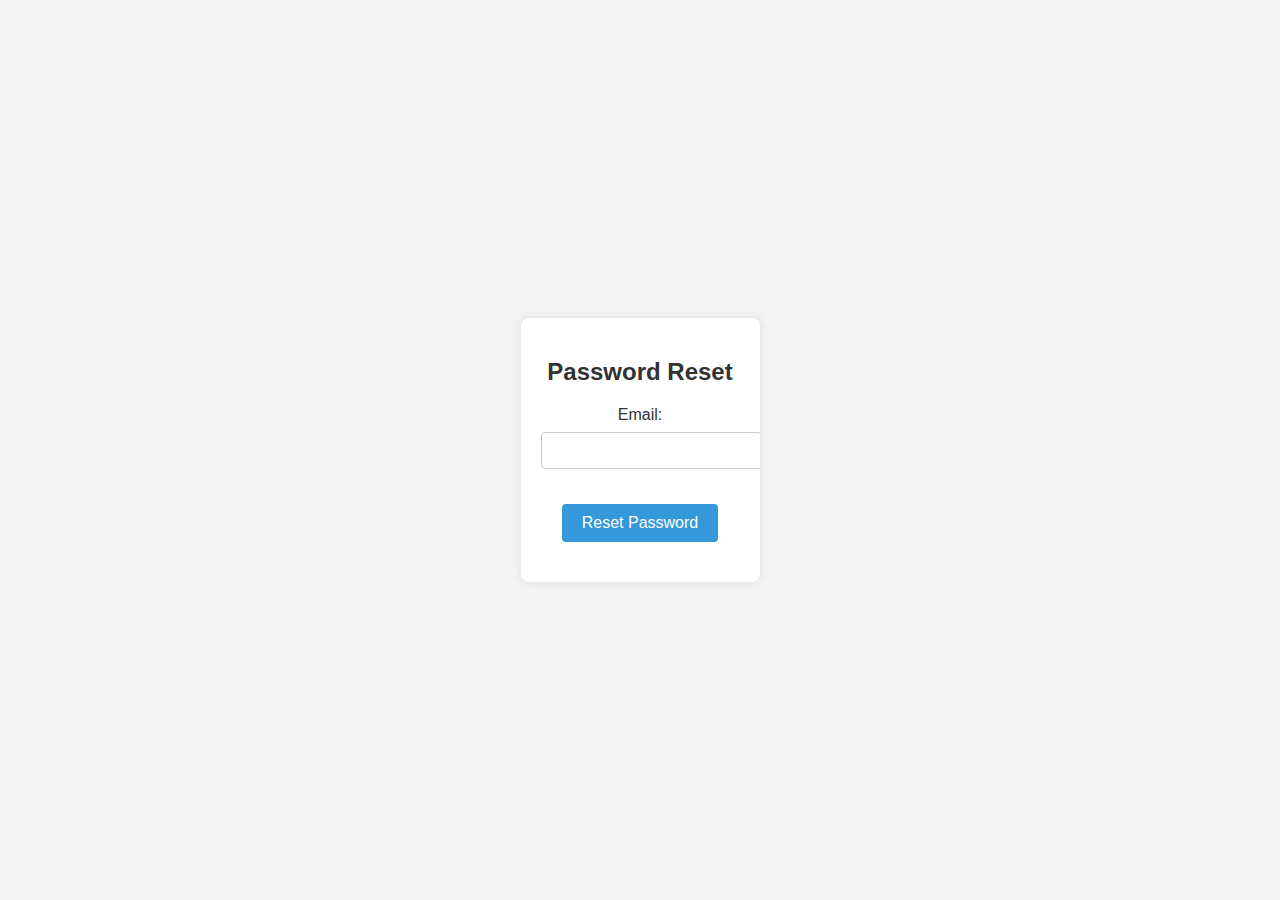
<file: resetpass.html>
<!DOCTYPE html>
<html lang="en">
<head>
  <meta charset="UTF-8">
  <meta name="viewport" content="width=device-width, initial-scale=1.0">
  <title>Password Reset</title>
  <style>
    body {
      margin: 0;
      padding: 0;
      display: flex;
      justify-content: center;
      align-items: center;
      height: 100vh;
      background-color: #f4f4f4;
      font-family: 'Arial', sans-serif;
    }

    .reset-container {
      background-color: #fff;
      box-shadow: 0px 0px 10px rgba(0, 0, 0, 0.1);
      padding: 20px;
      border-radius: 8px;
      text-align: center;
      position: relative;
      overflow: hidden;
    }

    h2 {
      color: #333;
      margin-bottom: 20px;
    }

    .input-group {
      margin-bottom: 20px;
    }

    label {
      display: block;
      margin-bottom: 8px;
      color: #333;
    }

    input {
      width: 100%;
      padding: 10px;
      margin-bottom: 15px;
      border: 1px solid #ccc;
      border-radius: 4px;
    }

    button {
      background-color: #3498db;
      color: #fff;
      padding: 10px 20px;
      border: none;
      border-radius: 4px;
      cursor: pointer;
      font-size: 16px;
      transition: background-color 0.3s ease;
    }

    button:hover {
      background-color: #2980b9;
    }

    .success-message {
      color: #2ecc71;
      font-weight: bold;
      margin-top: 20px;
      animation: fadeIn 1s ease-in-out;
    }

    @keyframes fadeIn {
      0% {
        opacity: 0;
      }
      100% {
        opacity: 1;
      }
    }
  </style>
</head>
<body>
  <div class="reset-container">
    <h2>Password Reset</h2>
    
    <div class="input-group">
      <label for="email">Email:</label>
      <input type="email" id="email" name="email" required>
    </div>

    <button onclick="resetPassword()">Reset Password</button>

    <p class="success-message" id="successMessage"></p>
  </div>

  <script>
    const express = require('express');
const bodyParser = require('body-parser');
const nodemailer = require('nodemailer');
const crypto = require('crypto');

const app = express();
const port = 3000;

app.use(bodyParser.urlencoded({ extended: true }));
app.use(bodyParser.json());

const users = [
  {
    id: 1,
    email: 'user@example.com',
    password: 'hashedpassword123', // This should be a hashed password
    resetToken: null,
    resetTokenExpiry: null,
  },
  // Additional user objects...
];

app.post('/forgot-password', (req, res) => {
  const { email } = req.body;
  const user = users.find((user) => user.email === email);

  if (!user) {
    return res.status(404).json({ message: 'User not found' });
  }

  // Generate a unique reset token
  const resetToken = crypto.randomBytes(20).toString('hex');
  const resetTokenExpiry = Date.now() + 3600000; // Token valid for 1 hour

  // Store the token and expiry in the user object
  user.resetToken = resetToken;
  user.resetTokenExpiry = resetTokenExpiry;

  // Send an email with the reset link
  const resetLink = `http://localhost:3000/reset-password?token=${resetToken}`;
  sendResetEmail(email, resetLink);

  return res.json({ message: 'Password reset link sent successfully' });
});

app.get('/reset-password', (req, res) => {
  const { token } = req.query;
  const user = users.find((user) => user.resetToken === token && user.resetTokenExpiry > Date.now());

  if (!user) {
    return res.status(401).json({ message: 'Invalid or expired token' });
  }

  // Display a password reset form to the user
  res.sendFile(__dirname + '/reset-password.html');
});

app.post('/reset-password', (req, res) => {
  const { token, newPassword } = req.body;
  const user = users.find((user) => user.resetToken === token && user.resetTokenExpiry > Date.now());

  if (!user) {
    return res.status(401).json({ message: 'Invalid or expired token' });
  }

  // Update the user's password (this should include hashing the password)
  user.password = newPassword;

  // Clear the reset token and expiry
  user.resetToken = null;
  user.resetTokenExpiry = null;

  return res.json({ message: 'Password successfully reset' });
});

function sendResetEmail(email, resetLink) {
  // Use nodemailer to send an email with the reset link
  // Example nodemailer setup:
  const transporter = nodemailer.createTransport({
    service: 'gmail',
    auth: {
      user: 'your-email@gmail.com',
      pass: 'your-email-password',
    },
  });

  const mailOptions = {
    from: 'your-email@gmail.com',
    to: email,
    subject: 'Password Reset',
    text: `Click the following link to reset your password: ${resetLink}`,
  };

  transporter.sendMail(mailOptions, (error, info) => {
    if (error) {
      console.error(error);
    } else {
      console.log('Email sent: ' + info.response);
    }
  });
}

app.listen(port, () => {
  console.log(`Server is running at http://localhost:${port}`);
});

    
  </script>
</body>
</html>
</file>
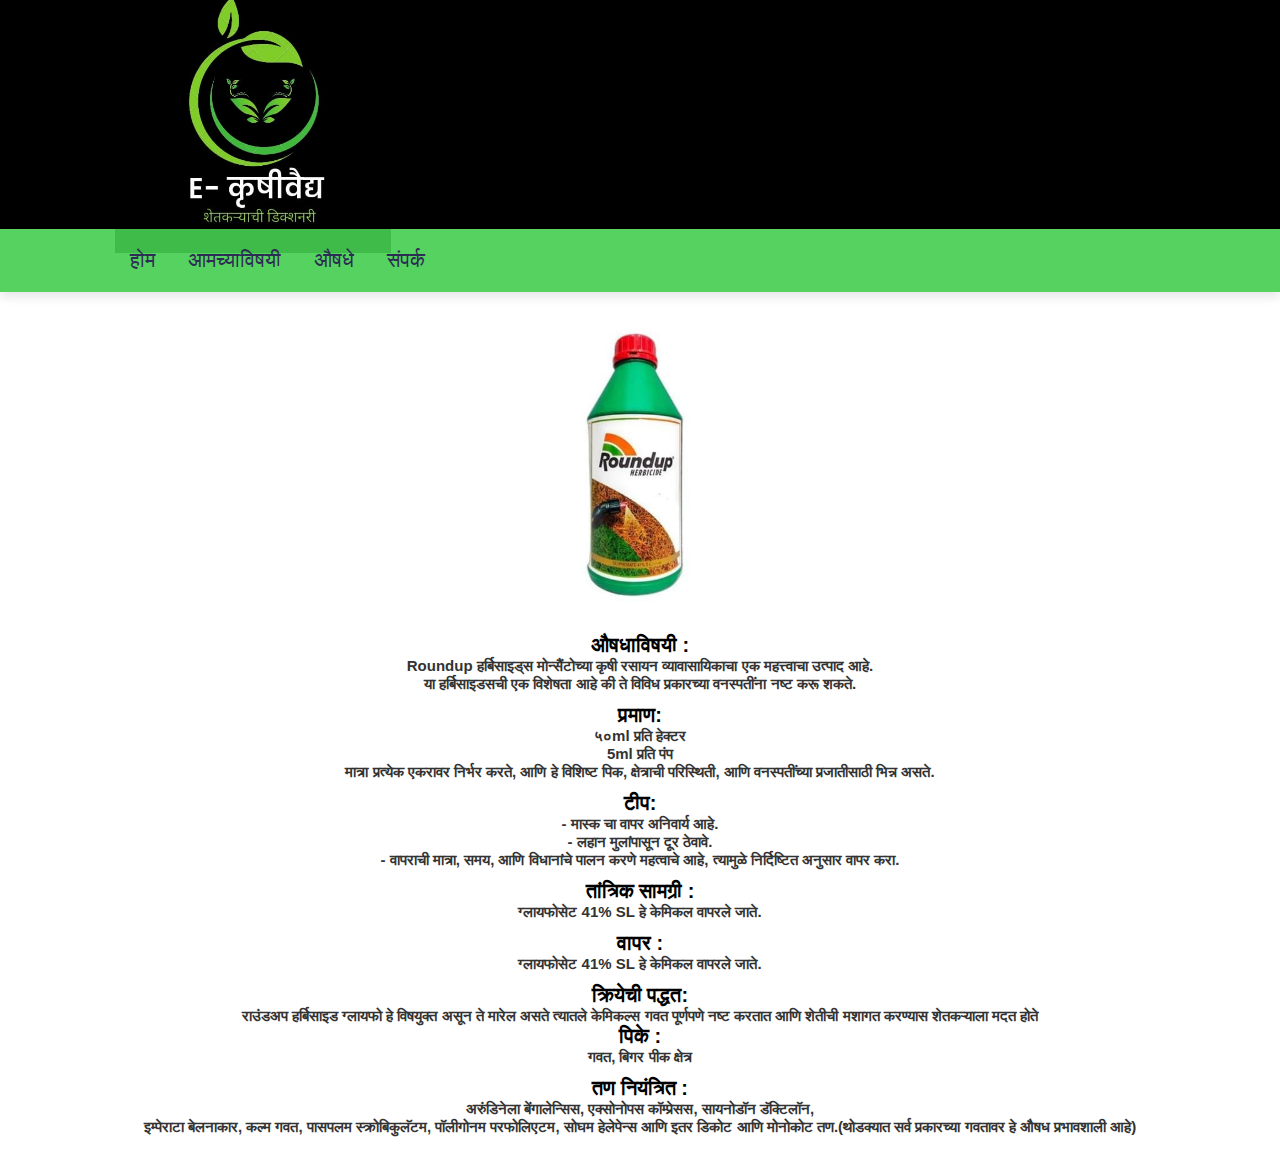
<file: Roundup.html>
<!DOCTYPE html>
<html lang="en">
	    <link rel="stylesheet" href="style.css">


<head>
    <meta charset="UTF-8">
    <meta name="viewport" content="width=device-width, initial-scale=1.0">
    <title>Your Product Page</title>
    <style>
        body {
            font-family: Arial, sans-serif;
            margin: 0;
            padding: 0;
            box-sizing: border-box;
            background-clip: url(images/bgclip.mp4);
        }

       

        .product-image {
            position: relative;
            text-align: center;
            margin-top: 20px;
        }

        .product-image img {
            width: 300px;
            height: 300px;
            border-radius: 8px;
            transition: transform 0.3s;
        }

        .product-image:hover img {
            transform: scale(1.1);
        }

        .product-description {
			border:thick;
			border-radius: 10px;
            text-align: center;
            padding: 20px;
        }
    </style>
</head>

<body>

    <header>

    <div class="header-1">
<img src="images/logo 2.jpg" alt="logo"> 
<!-- <video  autoplay="" controls="" loop="" width="100%" > <source src="images/bg clip.mp4" type="video/play"></video>     -->
    </div>

    <div class="header-2">

        <!-- <div id="menu-bar" class="fas fa-bars"></div> -->

        <nav class="navbar">
            <a href="index.html">होम</a>
            <a href="आमच्याविषयी.html">आमच्याविषयी</a>
            <a href="product.html">औषधे</a>
           
            <a href="contact.html">संपर्क</a>
        </nav>


            

    </div>

</header>

    <div class="product-image">
        <img src="images/round up.jpg" alt="Product Image" >
    </div>

    <div class="product-description" style="border:#000000">
<h1>औषधाविषयी :</h1>
       <h2><b>Roundup हर्बिसाइड्स मोन्सैंटोच्या कृषी रसायन व्यावासायिकाचा एक महत्त्वाचा उत्पाद आहे. <br> या हर्बिसाइडसची एक विशेषता आहे की ते विविध प्रकारच्या वनस्पतींना नष्ट करू शकते.  </b></h2>
       <br>
<h1>प्रमाण:</h1>
		<h2>५०ml प्रति हेक्टर<br>
            5ml प्रति पंप<br>
            मात्रा प्रत्येक एकरावर निर्भर करते, आणि हे विशिष्ट पिक, क्षेत्राची परिस्थिती, आणि वनस्पतींच्या प्रजातीसाठी भिन्न असते.</h2>
        <br>
<h1>टीप:</h1>
		<h2>- मास्क चा वापर अनिवार्य आहे. <br>
            - लहान मुलांपासून दूर ठेवावे. <br>
            - वापराची मात्रा, समय, आणि  विधानांचे पालन करणे महत्वाचे आहे, त्यामुळे निर्दिष्टित अनुसार वापर करा.</h2>
        <br>
<h1>तांत्रिक सामग्री :</h1>
		<h2> ग्लायफोसेट 41% SL हे केमिकल वापरले जाते.</h2>
        <br>
<h1>वापर :</h1>
		<h2>ग्लायफोसेट 41% SL हे केमिकल वापरले जाते.</h2>
        <br>

<h1>क्रियेची पद्धत:</h1>
		<h2>राउंडअप हर्बिसाइड ग्लायफो हे विषयुक्त असून ते मारेल असते त्यातले केमिकल्स गवत पूर्णपणे नष्ट करतात आणि शेतीची मशागत करण्यास शेतकऱ्याला मदत होते</h2>

        <h1>पिके :</h1>
		<h2>गवत, बिगर पीक क्षेत्र</h2>
        <br>
        <h1>तण नियंत्रित :</h1>
		<h2>अरुंडिनेला बेंगालेन्सिस, एक्सोनोपस कॉम्प्रेसस, सायनोडॉन डॅक्टिलॉन,<br>
            इम्पेराटा बेलनाकार, कल्म गवत, पासपलम स्क्रोबिकुलॅटम, पॉलीगोनम परफोलिएटम, सोघम हेलेपेन्स आणि इतर डिकोट आणि मोनोकोट तण.(थोडक्यात सर्व प्रकारच्या गवतावर हे औषध प्रभावशाली आहे) </h2>
        <br>        

	</div>

</body>

</html>
</file>
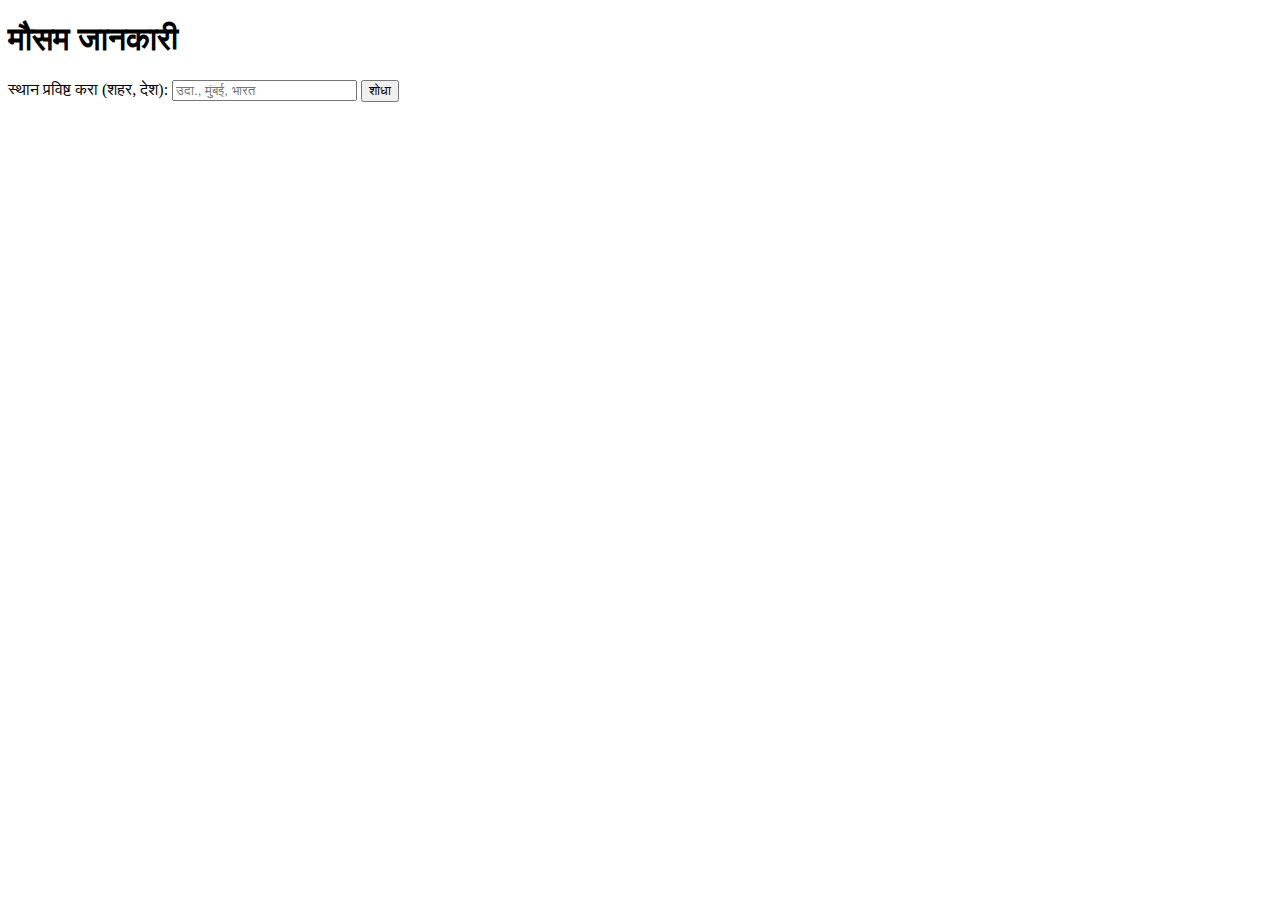
<file: weather.html>
<!DOCTYPE html>
<html lang="mr"> <!-- Set the language to Marathi -->
<head>
  <meta charset="UTF-8">
  <meta name="viewport" content="width=device-width, initial-scale=1.0">
  <title>मौसम जानकारी</title>
</head>
<body>
  <h1>मौसम जानकारी</h1>
  <label for="location">स्थान प्रविष्ट करा (शहर, देश): </label>
  <input type="text" id="location" placeholder="उदा., मुंबई, भारत">
  <button onclick="getWeather()">शोधा</button>
  <div id="weatherResult"></div>

  <script>
    function getWeather() {
      const locationInput = document.getElementById('location');
      const location = locationInput.value;

      fetch('https://api.openweathermap.org/data/2.5/weather?q=${location}&lang=mr&appid=e04f62a06219c9031b62887af46c0b00')
        .then(response => response.json())
        .then(data => {
          const weatherResult = document.getElementById('weatherResult');
          weatherResult.innerHTML = `
            <p>स्थान: ${data.name}, ${data.sys.country}</p>
            <p>तापमान: ${data.main.temp} &deg;C</p>
            <p>मौसम: ${data.weather[0].description}</p>
            <p>आचारधर्म: ${data.weather[0].main}</p>
            <p>आचारधर्म वर्णन: ${data.weather[0].description}</p>
            <p>ओसाधर्म: ${data.main.humidity}%</p>
            <p>हवामान: ${data.wind.speed} m/s</p>
          `;
        })
        .catch(error => {
          console.error('मौसम डेटा आपलोड करताना त्रुटी:', error);
        });
    }
  </script>
</body>
</html>
</file>
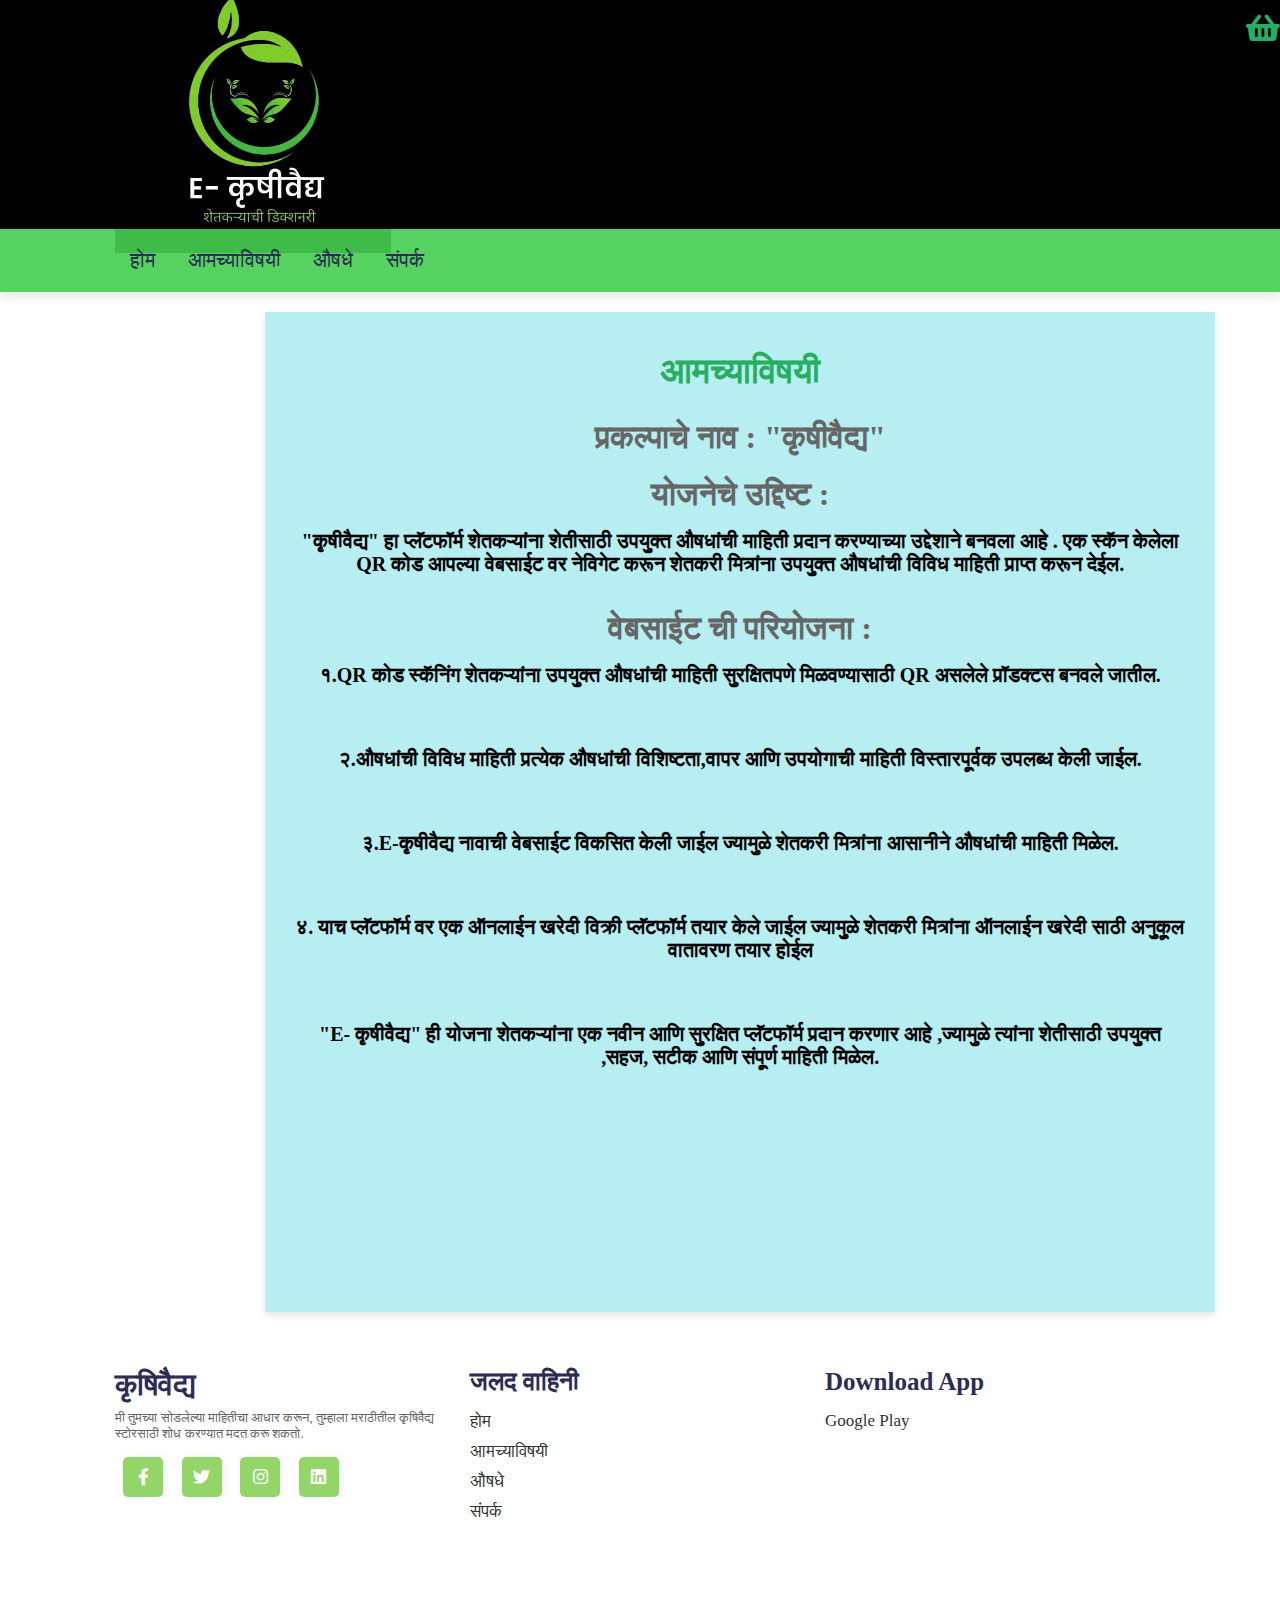
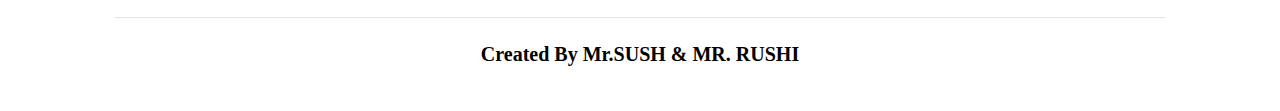
<file: आमच्याविषयी.html>
<!DOCTYPE html>
<html lang="en">
<head>
    <meta charset="UTF-8">
    <meta name="viewport" content="width=device-width, initial-scale=1.0">
    <title>कृषीवैद्य</title>
    
    <link href='https://unpkg.com/boxicons@2.1.4/css/boxicons.min.css' rel='stylesheet'>
    <!-- font awesome cdn link  -->
    <link rel="stylesheet" href="https://cdnjs.cloudflare.com/ajax/libs/font-awesome/5.15.3/css/all.min.css">

    <!-- custom css file link  -->
    <link rel="stylesheet" href="style.css">
    

</head>
<body >

<!-- header section starts  -->

<header>

    <div class="header-1">
<img src="images/logo 2.jpg" alt="logo"> 
<!-- <video  autoplay="" controls="" loop="" width="100%" > <source src="images/bg clip.mp4" type="video/play"></video>     -->
    </div>

    <div class="header-2">

        <!-- <div id="menu-bar" class="fas fa-bars"></div> -->

        <nav class="navbar">
            <a href="index.html">होम</a>
            <a href="आमच्याविषयी.html">आमच्याविषयी</a>
            <a href="product.html">औषधे</a>
           
            <a href="contact.html">संपर्क</a>
        </nav>


            

    </div>

</header>

<!-- header section ends -->

<!-- home section starts  -->

<!-- <section class="home" id="home">
    <div class="container">
        <div class="from-box">
            <form action="" name="Formfill" onsubmit="return validation()">
                <h2>Register</h2>
                <p id="result">Head</p>
                <div class="input-box">
                    <i class='bx bxs-user-circle bx-tada'></i>
                    <input type="text" name="Username" placeholder="Username">
                </div>
                <div class="input-box">
                    
                    <input type="text" name="Email" placeholder="Email">
                    <i class='bx bx-envelope bx-flip-vertical bx-tada' ></i>
                </div>
                <div class="input-box">
                    <i class='bx bxs-lock-alt bx-tada' ></i>
                    <input type="text" name="Password" placeholder="Password">
                </div>
                <div class="input-box">
                    <i class='bx bxs-lock-alt bx-tada' ></i>
                    <input type="text" name="cPassword" placeholder="Confirm Password">
                </div>
                <div class="button" >
                    <input type="Submit" class="btn" value="Register">
                </div>
                <div class="group">
                    <span><a href="#">Forget Password</a></span>
                    <span><a href="#">Login</a></span>
                </div>
            </form>
        </div>
    </div>
   

</section> -->

<!-- home section ends -->

<!-- banner section starts  -->

<!-- <section class="banner-container">

    <div class="banner">
        <img src="images/banner-2.jpg" alt="">
        <div class="content">
          <h3>special offer</h3>
            <p></p>
            <a href="#" class="btn">check out</a>
        </div>
    </div>

    <div class="banner">
        <img src="images/newsletter-bg.jpg" alt="" height="225">
        <div class="content">
          <h3>limited offer</h3>
           
            <a href="#" class="btn">check out</a>
        </div>
    </div>

</section> -->

<!-- banner section ends -->

<!-- category section starts  -->

<section class="आमच्याविषयी" id="आमच्याविषयी">
    <div class="card">
        <div class="card-content">
            <h1 class="heading"> <span>आमच्याविषयी</span></h1>
            <p style="height: 50px;">प्रकल्पाचे नाव : "कृषीवैद्य"</p>
            <p >योजनेचे उद्दिष्ट :</p>
            <p><h1>"कृषीवैद्य" हा प्लॅटफॉर्म शेतकऱ्यांना शेतीसाठी उपयुक्त औषधांची माहिती प्रदान करण्याच्या उद्देशाने बनवला आहे .
                एक स्कॅन केलेला QR कोड आपल्या वेबसाईट वर नेविगेट करून शेतकरी मित्रांना उपयुक्त औषधांची विविध माहिती प्राप्त करून देईल.</h1></p>
                <p>वेबसाईट ची परियोजना :</p>
                <p><h1> १.QR कोड स्कॅनिंग शेतकऱ्यांना उपयुक्त औषधांची माहिती सुरक्षितपणे मिळवण्यासाठी QR असलेले प्रॉडक्टस बनवले जातील.</h1></p>
                <p><h1>२.औषधांची विविध माहिती प्रत्येक औषधांची विशिष्टता,वापर आणि उपयोगाची माहिती विस्तारपूर्वक उपलब्ध केली जाईल.</h1></p>
                <p><h1>३.E-कृषीवैद्य नावाची वेबसाईट विकसित केली जाईल ज्यामुळे शेतकरी मित्रांना आसानीने औषधांची माहिती मिळेल.</h1></p>
                <p><h1>४. याच प्लॅटफॉर्म वर एक ऑनलाईन खरेदी विक्री प्लॅटफॉर्म तयार केले जाईल ज्यामुळे शेतकरी मित्रांना ऑनलाईन खरेदी साठी अनुकूल वातावरण तयार होईल </h1></p>
                <p><h1>"E- कृषीवैद्य" ही योजना शेतकऱ्यांना एक नवीन आणि सुरक्षित प्लॅटफॉर्म प्रदान करणार आहे ,ज्यामुळे त्यांना शेतीसाठी उपयुक्त ,सहज, सटीक आणि संपूर्ण माहिती मिळेल.</h1></p>
              
            </div>
            
      </div>
<br>
<br>
<br>
<br>
    <!-- <h1 class="heading"> <span>आमच्याविषयी</span></h1> -->

    <!-- <div class="box-container">

       
        <p style="height: 50px;">प्रकल्पाचे नाव : "कृषीवैद्य"</p>
        <p >योजनेचे उद्दिष्ट :</p>
        <p><h1>"कृषीवैद्य" हा प्लॅटफॉर्म शेतकऱ्यांना शेतीसाठी उपयुक्त औषधांची माहिती प्रदान करण्याच्या उद्देशाने बनवला आहे .
            एक स्कॅन केलेला QR कोड आपल्या वेबसाईट वर नेविगेट करून शेतकरी मित्रांना उपयुक्त औषधांची विविध माहिती प्राप्त करून देईल.</h1></p>
            <p>वेबसाईट ची परियोजना :</p>
            <p><h1> १.QR कोड स्कॅनिंग शेतकऱ्यांना उपयुक्त औषधांची माहिती सुरक्षितपणे मिळवण्यासाठी QR असलेले प्रॉडक्टस बनवले जातील.</h1></p>
            <p><h1>२.औषधांची विविध माहिती प्रत्येक औषधांची विशिष्टता,वापर आणि उपयोगाची माहिती विस्तारपूर्वक उपलब्ध केली जाईल.</h1></p>
            <p><h1>३.E-कृषीवैद्य नावाची वेबसाईट विकसित केली जाईल ज्यामुळे शेतकरी मित्रांना आसानीने औषधांची माहिती मिळेल.</h1></p>
            <p><h1>४. याच प्लॅटफॉर्म वर एक ऑनलाईन खरेदी विक्री प्लॅटफॉर्म तयार केले जाईल ज्यामुळे शेतकरी मित्रांना ऑनलाईन खरेदी साठी अनुकूल वातावरण तयार होईल </h1></p>
            <p><h1>"E- कृषीवैद्य" ही योजना शेतकऱ्यांना एक नवीन आणि सुरक्षित प्लॅटफॉर्म प्रदान करणार आहे ,ज्यामुळे त्यांना शेतीसाठी उपयुक्त ,सहज, सटीक आणि संपूर्ण माहिती मिळेल.</h1></p>
          

    </div> -->

</section>

<!-- category section ends -->

<!-- product section starts  -->

<!-- <section class="product" id="product">

    <h1 class="heading">latest <span>products</span></h1>

    <div class="box-container">

        <div class="box">
          
           
            <img src="images/product-1.png" alt="" href="">
            <h3>organic banana</h3>
            
            <div class="price"> ₹50 <span> ₹60 </span> </div>
            <div class="quantity">
                <span>quantity : </span>
                <input type="number" min="1" max="1000" value="1">
                <span> /doz. </span>
            </div>
            <a onclick href="glycel.html" class="btn">add to cart</a>
        </div>

        <div class="box">
           
           
            <img src="images/product-2.png" alt="">
            <h3>organic tomato</h3>
            
            <div class="price">₹40 <span> ₹50 </span> </div>
            <div class="quantity">
                <span>quantity : </span>
                <input type="number" min="1" max="1000" value="1">
                <span> /kg </span>
            </div>
            <a href="#" class="btn">add to cart</a>
        </div>

        <div class="box">
            
            
            <img src="images/product-3.png" alt="">
            <h3>organic orange</h3>
            
            <div class="price"> ₹110 <span> ₹130 </span> </div>
            <div class="quantity">
                <span>quantity : </span>
                <input type="number" min="1" max="1000" value="1">
                <span> /kg </span>
            </div>
            <a href="#" class="btn">add to cart</a>
        </div>

        <div class="box">
           
            
            <img src="images/product-4.png" alt="">
            <h3>natural milk</h3>
            
            <div class="price">₹50 <span> ₹60</span> </div>
            <div class="quantity">
                <span>quantity : </span>
                <input type="number" min="1" max="1000" value="1">
                <span> /Ltr. </span>
            </div>
            <a href="#" class="btn">add to cart</a>
        </div>

        <div class="box">
           
            
            <img src="images/product-5.png" alt="">
            <h3>organic grapes</h3>
            
            <div class="price"> ₹60 <span> ₹80 </span> </div>
            <div class="quantity">
                <span>quantity : </span>
                <input type="number" min="1" max="1000" value="1">
                <span> /kg </span>
            </div>
            <a href="#" class="btn">add to cart</a>
        </div>

        <div class="box">
           
            <img src="images/product-6.png" alt="">
            <h3>natural almonts</h3>
            
            <div class="price">₹850 <span> ₹909</span> </div>
            <div class="quantity">
                <span>quantity : </span>
                <input type="number" min="1" max="1000" value="1">
                <span> /kg </span>
            </div>
            <a href="#" class="btn">add to cart</a>
        </div>

        <div class="box">
           
            
            <img src="images/product-7.png" alt="">
            <h3>organic apple</h3>
            
            <div class="price"> ₹100 <span>₹120 </span> </div>
            <div class="quantity">
                <span>quantity : </span>
                <input type="number" min="1" max="1000" value="1">
                <span> /kg </span>
            </div>
            <a href="#" class="btn">add to cart</a>
        </div>

        <div class="box">
          
            
            <img src="images/product-8.png" alt="">
            <h3>natural butter</h3>
            
            <div class="price">₹300<span> ₹350 </span> </div>
            <div class="quantity">
                <span>quantity : </span>
                <input type="number" min="1" max="1000" value="1">
                <span> /kg </span>
            </div>
            <a href="#" class="btn">add to cart</a>
        </div>

        <div class="box">
      
           
            <img src="images/product-9.png" alt="">
            <h3>organic carrot</h3>
            
            <div class="price"> ₹67<span> ₹ 108</span> </div>
            <div class="quantity">
                <span>quantity : </span>
                <input type="number" min="1" max="1000" value="1">
                <span> /kg </span>
            </div>
            <a href="#" class="btn">add to cart</a>
        </div>

    </div>

</section> -->

<!-- product section ends -->



<!-- contact section starts  -->

<!-- <section class="contact" id="contact">

    <h1 class="heading"> <span>contact</span> us </h1>

    <form action="">

        <div class="inputBox">
            <input type="text" placeholder="name">
            <input type="email" placeholder="email">
        </div>

        <div class="inputBox">
            <input type="integer" placeholder="Mobile.No" \>
            <input type="text" placeholder="subject">
        </div>

        <textarea placeholder="message" name="" id="" cols="30" rows="10"></textarea>

        <input type="submit" value="send message" class="btn">

    </form>

</section> -->

<!-- contact section ends -->

<!-- newsletter section starts  -->

<!-- <section class="newsletter">

    <h3>subscribe us for latest updates</h3>

    <form action="">
        <input class="box" type="email" placeholder="enter your email">
        <input type="submit" value="subscribe" class="btn" >
    </form>

</section> -->

<!-- newsletter section ends -->

<!-- footer section starts  -->
<br>
<br>
<br>
<br>
<br>
<br>
<section class="footer">

    <div class="box-container">

        <div class="box">
            <a href="#" class="logo"><i class="fas fa-shopping-basket"></i>कृषिवैद्य</a>
            <p>मी तुमच्या सोडलेल्या माहितीचा आधार करून, तुम्हाला मराठीतील कृषिवैद्य स्टोरसाठी शोध करण्यात मदत करू शकतो.</p>
            <div class="share">
                <a href="#" class="btn fab fa-facebook-f"></a>
                <a href="#" class="btn fab fa-twitter"></a>
                <a href="#" class="btn fab fa-instagram"></a>
                <a href="#" class="btn fab fa-linkedin"></a>
            </div>
        </div>
        
        <!-- <div class="box">
            <h3></h3>
            <div class="links">
                <a href="#">सातारा</a>
                <a href="#">जावळी</a>
                <a href="#">वाई</a>
                <a href="#">कोरेगाव</a>
                <a href="#">महाबळेश्वर</a>
            </div>
        </div> -->

        <div class="box">
            <h3>जलद वाहिनी</h3>
            <div class="links">
                <a href="index.html">होम</a>
                <a href="आमच्याविषयी.html">आमच्याविषयी</a>
                <a href="product.html">औषधे</a>
                <a href="contact.html">संपर्क</a>
            </div>
        </div>

        <div class="box">
            <h3>download app</h3>
            <div class="links">
                <a href="#">google play</a>
                <a href="#"></a>
                <a href="#"></a>
            </div>
        </div>

    </div>

    <h1 class="credit"> created by Mr.SUSH &amp; MR. RUSHI</h1>

</section>

<!-- footer section ends -->


<!-- custom js file link  -->
<script src="script.js"></script>
    
</body>
</html>
</file>
<file: style.css>
@import url('https://fonts.googleapis.com/css2?family=Nunito:wght@200;300;400;600;700&display=swap');


:root{
  --green:#27ae60;
  --black:#2c2c54;
}

*{
  font-family: 'black-ops-one'sans-serif;
  margin:0; padding:0;
  box-sizing: border-box;
  outline: none; border:none;
  text-decoration: none;
  text-transform: capitalize;
  transition: all .2s linear;
}

*::selection{
  background:var(--green);
  color:#fff;
}
html{
  font-size: 62.5%;
  overflow-x: hidden;
  scroll-padding-top: 6.5rem;
  scroll-behavior: smooth;
}

section{
  padding:2rem 9%;
}

.btn{
  display: inline-block;
  margin-top: 1rem;
  background:var(--green);
  color:#fff;
  padding:.8rem 3rem;
  font-size: 1.7rem;
  text-align: center;
  cursor: pointer;
}

.btn:hover{
  background:var(--black);
}

.heading{
  text-align: center;
  color:var(--black);
  text-transform: uppercase;
  padding:1rem;
  font-size: 3.5rem;
  padding-bottom: 2rem;
}

.heading span{
  color:var(--green);
  text-transform: uppercase;
}

.header-1{
  background:#eee;
  display: flex;
  align-items: center;
  justify-content: space-between;
  padding:2rem 9%;
}


.logo{
  color:var(--black);
  font-weight: bolder;
  font-size: 3rem;
}

.logo i{
  padding-left: .5rem;
  color:var(--green);
}
.header-1{
  background-color: #000000;
  height: 229px;
}
.header-1 .search-box-container{
  display: flex;
  height:5rem;
}
img{
  height: 276px;
  align-items: last baseline;
}

.header-1 .search-box-container #search-box{
  height: 100%;
  width:100%;
  padding:1rem;
  font-size: 2rem;
  color:#333;
  border:.1rem solid rgba(0,0,0,.3);
  text-transform: none;
}

.header-1 .search-box-container label{
  height: 100%;
  width:8rem;
  font-size: 2.5rem;
  line-height: 5rem;
  color:#fff;
  background:var(--green);
  text-align: center;
  cursor: pointer;
}

.header-1 .search-box-container label:hover{
  background:var(--black);
}

.header-2{
  background:#44cd4fe8;
  display: flex;
  align-items: center;
  justify-content: space-between;
  padding:2rem 9%;
  box-shadow: 0 .5rem 1rem rgba(0,0,0,.1);
  position: relative;
}

.header-2.active{
  position: fixed;
  top:0; left: 0; right:0;
  z-index: 10000;
}

.header-2 .navbar a{
  padding:.5rem 1.5rem;
  font-size: 2rem;
  border-radius: .5rem;
  color:var(--black);
}

.header-2 .navbar a:hover{
  background:var(--green);
  color:#ffffff;
}

.header-2 .icons a{
  font-size: 2.5rem;
  color:var(--black);
  padding-left: 1rem;
}

.header-2 .icons a:hover{
  color:var(--green);
}

#menu-bar{
  font-size: 3rem;
  border-radius: .5rem;
  border:.1rem solid var(--black);
  padding:.8rem 1.5rem;
  color:var(--black);
  cursor: pointer;
  display: none;
}

.home{
  display: flex;
  align-items: center;
  justify-content: center;
  flex-wrap: wrap;
  background: url(images/istockphoto-1429073633-170667a.webp)no-repeat;
  background-position: center;
  background-size: cover;
  height: 519px;
  padding: 10px;
  margin: 10px;
}
.container{
  display: flex;
  justify-content: center;
  align-items: center;
  min-height: 30vh;
}
.from-box{
  position:relative;
  width: 300px;
  height: 450px;
  border: 2px solid rgba(255,255,2550.5);
  border-radius: 20px;
  backdrop-filter: blur(15px);
  display: flex;
  justify-content: center;
  align-items: center;
}
.from-box h2{
  color: #fff;
  text-align: center;
  font-size: 32px;
}
 .from-box .input-box{
  position: relative;
  margin: 4px;
  width: 173px;
  border-bottom: 2px solid #fff;
 }
 .from-box .input-box input{
  width: 100%;
  height: 45px;
  background: transparent;
  border: none;
  outline: none;
  padding: 0 20px 0 5px;
  color:#fff;
  font-size: 16px;
 }
i{
  position: absolute;
  color: whitesmoke;
  top: 13px;
  right: 0;
  
}

 input::placeholder{
  color: #fff;
 }
 .btn{
  color: #fff;
  background-color: rgb(148, 213, 104);
  margin: 8px;
  width: 100%;
  height: 50px;
  border-radius: 5px;
  outline: none;
  border: none;
  font-size: 17px;
  cursor: pointer;
  box-shadow: 3px 0 10px rgba(0,0,0,.05);
 }
 .group{
  display: flex;
  justify-content: space-between;
 }
 .group span a{
  color:#fff;
  position: relative;
  top: 10px;
  text-decoration: none;
  font-weight: 600;
  font-size: 14px;
  
 }
.group a:focus{
  text-decoration: underline ;
  color: rgb(24, 129, 221);
}
#result{
  color: rgb(157, 5, 5);
  font-size: 15px;
  font-weight: 600;
  position: relative;
  top: 1px;
}










.home .image{
  flex:1 1 40rem;
  padding-top: 5rem;
}

.home .image img{
  width:100%;
}

.home .content{
  flex:1 1 40rem;
}


.home .content span{
  font-size: 3rem;
  color:#666;
}

.home .content h3{
  font-size: 5rem;
  color:var(--black);
}

.banner-container{
  display: flex;
  flex-wrap: wrap;
  gap:1.5rem;
}

.banner-container .banner{
  flex:1 1 40rem;
  height: 25rem;
  overflow: hidden;
  position: relative;
}

.banner-container .banner img{
  height: 100%;
  width:100%;
  object-fit: cover;
}

.banner-container .banner .content{
  position: absolute;
  top:50%; left: 4%;
  transform: translateY(-50%);
}

.banner-container .banner .content h3{
  font-size: 3rem;
  color:var(--black);
	border: solid #000000 5px;
}

.banner-container .banner .content p{
  font-size: 2rem;
  color:#333;
}

.banner-container .banner:hover img{
  transform:scale(1.2) rotate(-5deg);
	border: #4AE5F3
}


/* 
 .आमच्याविषयी .box-container{
  display: flex;
  gap: 1.5rem;
  flex-wrap: wrap;
  padding-top: 1rem;
}  */

.आमच्याविषयी{
  height: 780PX;
  
  
}




.card {
  text-align: center;
  position: relative;
  width: 950px;
  height: 1000px;
  background-color: #b7eef2;
  box-shadow: 0 4px 8px rgba(0, 0, 0, 0.1);
  transition: transform 0.3s ease-in-out;
  margin-left: 150px;

}

.card:hover {
  transform: scale(1.03);
}

.card-content {
  padding: 30px;
}

h2 {
  margin: 0;
  color: #333;
}

p {
  color: #666;
}




.आमच्याविषयी P{
 font-weight: 700;
 height: 20px;
 font-size: xx-large;
 margin: 7px;
 
}

 .आमच्याविषयी .box-container{
background-position-x:center;
  background-image: url(images/fimg.jpg) ;
  border:.5rem solid #090909;
  border-radius: .5rem;
  text-align: center;
  padding:2rem;
  flex:1 1 25rem;
} 

 .आमच्याविषयी .box-container .box img{
  width: 20rem;
  margin:.5rem 0;
}

.आमच्याविषयी .box-container .box h3{
  font-size: 3.5rem;
  color:var(--black);
}

.आमच्याविषयी .box-container .box p{
  font-size: 2rem;
  color:#666;
  padding:.5rem 0;
}

.आमच्याविषयी .box-container .box .btn{
  display: block;
}


.product .box-container{
  display: flex;
  flex-wrap: wrap;
  gap:1.9rem;
} 







.product .box-container .box{
  flex:1 1 30rem;
  text-align: center;
  padding:2rem;
  border:.1rem solid rgba(0,0,0,.3);
  border-radius: .5rem;
  overflow: hidden;
  position: relative;
}

.product .box-container .box img{
  height: 20rem;
}

.product .box-container .box .discount{
  position: absolute;
  top:1rem; left: 1rem;
  background:rgba(0,255,0,.1);
  color:var(--green);
  padding:.7rem 1rem;
  font-size: 2rem;
}

.product .box-container .box .icons{
  position: absolute;
  top:.5rem; right:-6rem;
}

.product .box-container .box:hover .icons{
  right:1rem;
}

.product .box-container .box .icons a{
  display: block;
  height:4.5rem;
  width:4.5rem;
  line-height: 4.5rem;
  font-size: 1.7rem;
  color:var(--black);
  background:rgba(0,0,0,.05);
  border-radius: 50%;
  margin-top: .7rem;
}

.product .box-container .box .icons a:hover{
  background:var(--green);
  color:#fff;
}

.product .box-container .box h3{
  color:var(--black);
  font-size: 2.5rem;
}

.product .box-container .box .stars i{
  padding:1rem .1rem;
  font-size: 1.7rem;
  color:gold;
}

.product .box-container .box .price{
  font-size: 2rem;
  color:#333;
  padding:.5rem 0;
}

.product .box-container .box .price span{
  font-size: 1.5rem;
  color:#999;
  text-decoration: line-through;
}

.product .box-container .box .quantity{
  display: flex;
  align-items: center;
  justify-content: center;
  padding-top: 1rem;
  padding-bottom: .5rem;
}

.product .box-container .box .quantity span{
  padding:0 .7rem;
  font-size: 1.7rem;
}

.product .box-container .box .quantity input{
  border:.1rem solid rgba(0,0,0,.3);
  font-size: 1.5rem;
  font-weight: bolder;
  color:var(--black);
  padding:.5rem;
  background:rgba(20, 19, 19, 0.05);
}

.product .box-container .box .btn{
  display: block;
}



.contact form{
  text-align: center;
  padding:1rem;
  border:.1rem solid rgba(0,0,0,.3);
  background-color:rgb(123, 170, 205) ; /* Semi-transparent white background */

  /* background: rgba(120, 248, 120, 0.7); Semi-transparent white background */

}


.contact form .inputBox{
  height: 109px;
  width: 680px;
  padding: 10px;
  display: flex;
  justify-content: space-between;
  flex-wrap: wrap;

  
}

.contact form .inputBox input, .contact form textarea{
  
  padding:1rem;
  font-size: 1.7rem;
  background-color:rgb(226, 218, 218) ; /* Semi-transparent white background */
  text-transform: none;
  margin:1rem 0;
  border:.1rem solid rgba(0,0,0,.3);
  width: 49%;
}
video {
  position: fixed;
  top: 50%;
  left: 50%;
  transform: translate(-50%, -50%);
  min-width: 100%;
  min-height: 100%;
  width: auto;
  height: auto;
  z-index: -1;
}

.contact form textarea{
  height: 20rem;
  resize: none;
  width: 100%;
}

.newsletter{
  background:url(../images/newsletter-bg.jpg) no-repeat;
  background-size: cover;
  background-position: center;
  text-align: center;
  padding:5rem 2rem;
}

.newsletter h3{
  font-size: 3rem;
  color:var(--black);
}

.newsletter form{
  max-width: 55rem;
  display: flex;
  align-items: center;
  margin:1rem auto;
  padding:1.5rem;
  background:rgba(0,0,0,.1);
}

.newsletter form .box{
  width:100%;
  padding:.7rem 1.5rem;
  font-size: 1.7rem;
  color:#333;
  text-transform: none;
}

.newsletter form .btn{
  margin-top: 0;
}

.footer .box-container{
  display: flex;
  gap:1.5rem;
  flex-wrap: wrap;
  margin-top: 20rem;
}

.footer .box-container .box{
  padding:1rem 0;
  flex:1 1 25rem;
}

.footer .box-container .box .share a{
  padding:0;
  height:4rem;
  width:4rem;
  line-height: 4rem;
  text-align: center;
}

.footer .box-container .box h3{
  font-size: 2.5rem;
  color:var(--black);
}

.footer .box-container .box p{
  font-size: 1.3rem;
  color:#666;
  padding:.7rem 0;
}

.footer .box-container .box .links{
  padding:1rem 0;
}

.footer .box-container .box .links a{
  display: block;
  padding:.5rem 0;
  font-size:1.7rem;
  color:#333;
}

.footer .box-container .box .links a:hover{
  text-decoration: underline;
  color:var(--green);
}

.footer .credit{
  padding:2.5rem 1rem;
  border-top: .1rem solid rgba(0,0,0,.1);
  margin-top: 7rem;
  text-align: center;
  font-size: 2rem;
}

.footer .credit span{
  color:var(--green);
}



/* media queries  */

@media(max-width:1200px){

  html{
    font-size: 55%;
  }

}

@media(max-width:991px){

  .header-1,
  .header-2{
    padding:2rem;
  }

  section{
    padding:2rem;
  }

}

@media(max-width:768px){

  #menu-bar{
    display: initial;
  }

  .header-2 .navbar{
    position: absolute;
    top:100%; left: 0; right:0;
    background:var(--black);
    padding:1rem 2rem;
    display: none;
  }

  .header-2 .navbar.active{
    display: initial;
  }

  .header-2 .navbar a{
    font-size: 2.5rem;
    display: block;
    text-align: center;
    background:#fff;
    padding:1rem;
    margin:1.5rem 0;
  }

  .home .content{
    text-align: center;
  }

  .home .content h3{
    font-size: 4rem;
  }



  .contact form .inputBox input{
    width:100%;
  }

  .newsletter h3{
    font-size: 2.2rem;
  }

}

@media(max-width:450px){

  html{
    font-size: 50%;
  }

  .heading{
    font-size: 3rem;
  }

  .header-1{
    flex-flow: column;
  }

  .header-1 .search-box-container{
    width:100%;
    margin-top: 2rem;
  }

  .logo{
    font-size: 4rem;
  }


} 

.wraper{
  padding: 0;
  margin: 0;
  display: flex;
}

.inputBox{
  padding: 10px;
  height: 10px;
  width: 10px;
  text-align: center;
  border-radius: 10px;
}















@media only screen and (max-width: 600px) {
  @import url('https://fonts.googleapis.com/css2?family=Nunito:wght@200;300;400;600;700&display=swap');

  :root {
    --green: #27ae60;
    --black: #2c2c54;
  }
  
  * {
    font-family: 'black-ops-one', sans-serif;
    margin: 0;
    padding: 0;
    box-sizing: border-box;
    outline: none;
    border: none;
    text-decoration: none;
    text-transform: capitalize;
    transition: all 0.2s linear;
  }
  
  *::selection {
    background: var(--green);
    color: #fff;
  }
  
  html {
    font-size: 62.5%;
    overflow-x: hidden;
    scroll-padding-top: 6.5rem;
    scroll-behavior: smooth;
  }
  
  section {
    padding: 2rem 5%;
  }
  
  .btn {
    display: inline-block;
    margin-top: 1rem;
    background: var(--green);
    color: #fff;
    padding: 0.8rem 2rem;
    font-size: 1.7rem;
    text-align: center;
    cursor: pointer;
  }
  
  .btn:hover {
    background: var(--black);
  }
  
  .heading {
    text-align: center;
    color: var(--black);
    text-transform: uppercase;
    padding: 1rem;
    font-size: 2.5rem;
    padding-bottom: 1.5rem;
  }
  
  .heading span {
    color: var(--green);
    text-transform: uppercase;
  }
  
  .header-1,
  .header-2 {
    padding: 2rem 5%;
  }
  
  .logo {
    color: var(--black);
    font-weight: bolder;
    font-size: 2rem;
  }
  
  .logo i {
    padding-left: 0.5rem;
    color: var(--green);
  }
  
  .header-1 {
    height: auto;
  }
  
  .header-1 .search-box-container {
    display: flex;
    flex-direction: column;
    margin-top: 1rem;
  }
  
  .header-1 .search-box-container #search-box {
    height: 100%;
    width: 100%;
    padding: 0.8rem;
    font-size: 1.5rem;
    color: #333;
    border: 0.1rem solid rgba(0, 0, 0, 0.3);
  }
  
  .header-1 .search-box-container label {
    width: 80%;
    margin-top: 1rem;
    font-size: 2rem;
    line-height: 3rem;
    color: #fff;
    background: var(--green);
    text-align: center;
    cursor: pointer;
  }
  
  .header-1 .search-box-container label:hover {
    background: var(--black);
  }
  
  .header-2 {
    padding: 1.5rem 5%;
  }
  
  .header-2 .navbar {
    position: absolute;
    top: 100%;
    left: 0;
    right: 0;
    background: var(--black);
    padding: 1rem 2rem;
    display: none;
  }
  
  .header-2.active .navbar {
    display: block;
  }
  
  .header-2 .navbar a {
    font-size: 1.8rem;
    display: block;
    text-align: center;
    background: #fff;
    padding: 1rem;
    margin: 1rem 0;
  }
  
  .home {
    height: auto;
    padding: 1rem;
  }
  
  .container {
    display: flex;
    flex-direction: column;
    align-items: center;
    justify-content: center;
  }
  
  .from-box {
    width: 100%;
    border: 2px solid rgba(255, 255, 255, 0.5);
  }
  
  .from-box h2 {
    font-size: 2rem;
  }
  
  .from-box .input-box {
    width: 100%;
    margin: 4px;
    border-bottom: 2px solid #fff;
  }
  
  .from-box .input-box input {
    width: 100%;
    height: 45px;
    background: transparent;
    border: none;
    outline: none;
    padding: 0 20px 0 5px;
    color: #fff;
    font-size: 1.5rem;
  }
  
  i {
    top: 10px;
    right: 0;
  }
  
  input::placeholder {
    color: #fff;
  }
  
  .btn {
    font-size: 1.5rem;
    height: 40px;
    margin: 8px;
  }
  
  .group {
    flex-direction: column;
  }
  
  .group span a {
    top: 5px;
    font-size: 1.3rem;
  }
  
  .group a:focus {
    color: rgb(24, 129, 221);
  }
  
  #result {
    font-size: 1.3rem;
  }
  
  .home .image {
    padding-top: 2rem;
  }
  
  .home .image img {
    width: 100%;
  }
  
  .home .content span {
    font-size: 2rem;
    color: #666;
  }
  
  .home .content h3 {
    font-size: 3rem;
  }
  
  .banner-container {
    gap: 1rem;
  }
  
  .banner-container .banner {
    height: 15rem;
  }
  
  .banner-container .banner .content h3 {
    font-size: 2rem;
    border: solid #000000 3px;
  }
  
  .banner-container .banner .content p {
    font-size: 1.5rem;
  }
  
  .product .box-container .box {
    flex: 1 1 100%;
  }
  
  .contact form {
    padding: 1rem;
  }
  
  .contact form .inputBox input,
  .contact form textarea {
    width: 100%;
    font-size: 1.5rem;
  }
  
  .contact form textarea {
    height: 15rem;
  }
  
  .newsletter h3 {
    font-size: 2rem;
  }
  
  .newsletter form {
    max-width: 100%;
  }
  
  .footer .box-container {
    margin-top: 10rem;
  }
  
  .footer .box-container .box h3 {
    font-size: 2rem;
  }
  
  .footer .box-container .box p {
    font-size: 1.2rem;
  }
  
  .footer .box-container .box .links a {
    font-size: 1.5rem;
  }
  @media (max-width: 768px) {
    html {
      font-size: 55%;
    }
  }
  @media (max-width: 450px) {
    html {
      font-size: 50%;
    }
  
    .heading {
      font-size: 2rem;
    }
  
    .logo {
      font-size: 2.5rem;
    }
  }
}
</file>
<file: newtech.css>
/* Reset default margin and padding */

/* body{

} */
* {
    margin: 0;
    padding: 0;
    box-sizing: border-box;
}

/* Header Styles */
header {
    display: flex;
    align-items: center;
    justify-content: space-between;
    padding: 20px;
    background-color: #3cb747e8; /* Green color for agricultural website */
}

.logo img {
    width: 130px; /* Adjust as per your logo size */
    height: 130px;
    border-radius: 50%;
}

nav {
    text-align: center;
    font-size: 1.2em;

    
}


nav ul {
    list-style: none;
  
}

nav ul li {
    display: inline;
    margin: 0 10px;
}

nav ul li a {
    text-decoration: none;
    color: #fff;
}
nav a:hover{
    color: #181515;
    transform: scale(1.7);
}

.user-actions button {
    background-color: #fff;
    color: #4CAF50;
    padding: 10px 20px;
    border: none;
    border-radius: 5px;
    margin-left: 10px;
    cursor: pointer;
    font-size: 1em;
}

.user-actions button:hover {
    background-color: #030303;
    /* Darker green on hover */
}

/* Card Layout Styles */
.card-layout {
    display: flex;
    flex-wrap: wrap;
    justify-content: space-around;
    padding: 20px;
    background-color: #f5f5f5;
    /* Light grey background for cards */
}

.card {

    width: 400px;
    margin: 20px 10px;
    padding: 20px;
    text-align: center;
    border-radius: 10px;
    box-shadow: 0 4px 8px rgba(0, 0, 0, 0.1);
    transition: transform 0.3s ease;
}

.card:hover {
    transform: scale(1.05);
}
.card-layout img{
    border-radius: 50%;
    height: 130px;
    width: 130px;

}

.agriculture {
    border-top: 6px solid #4CAF50; /* Green border for agriculture card */
}

.conservation {
    border-top: 6px solid #FFC107; /* Yellow border for conservation card */
}

.climate {
    border-top: 6px solid #03A9F4; /* Blue border for climate card */
}
</file>
